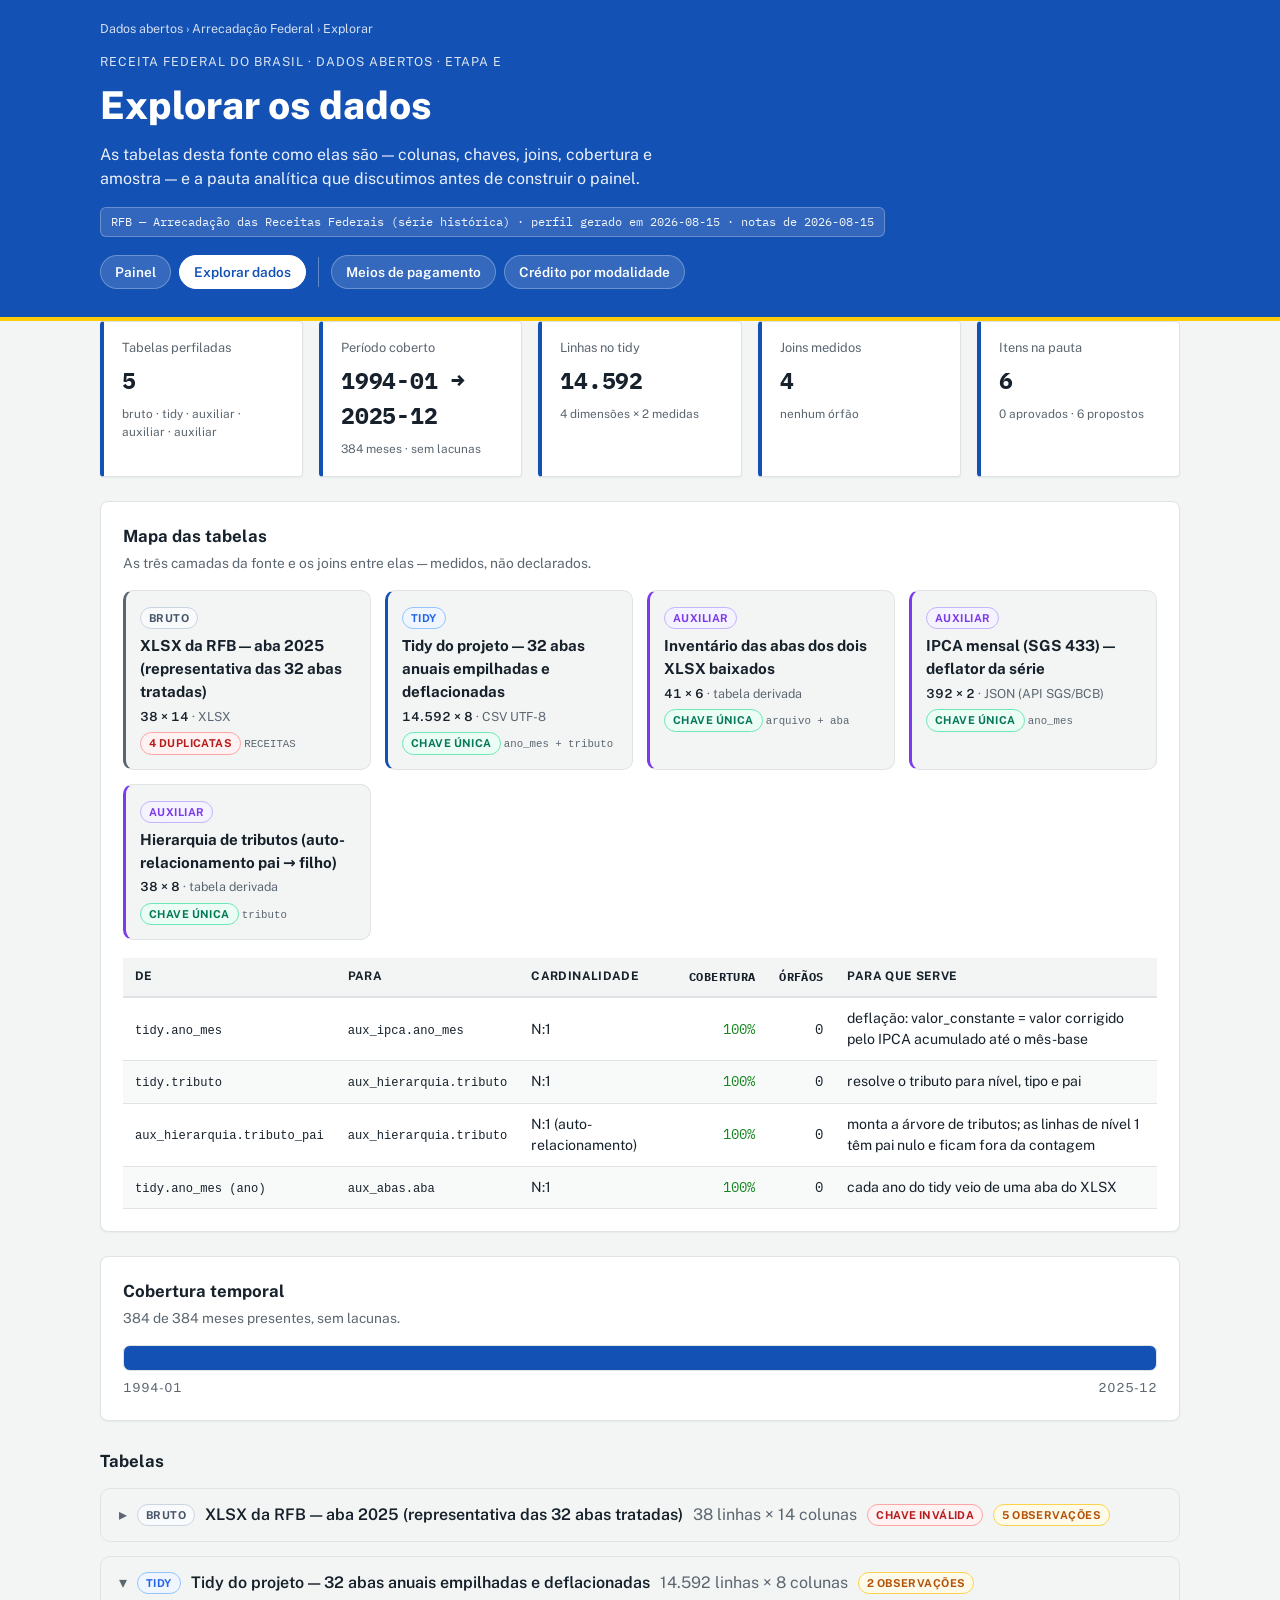
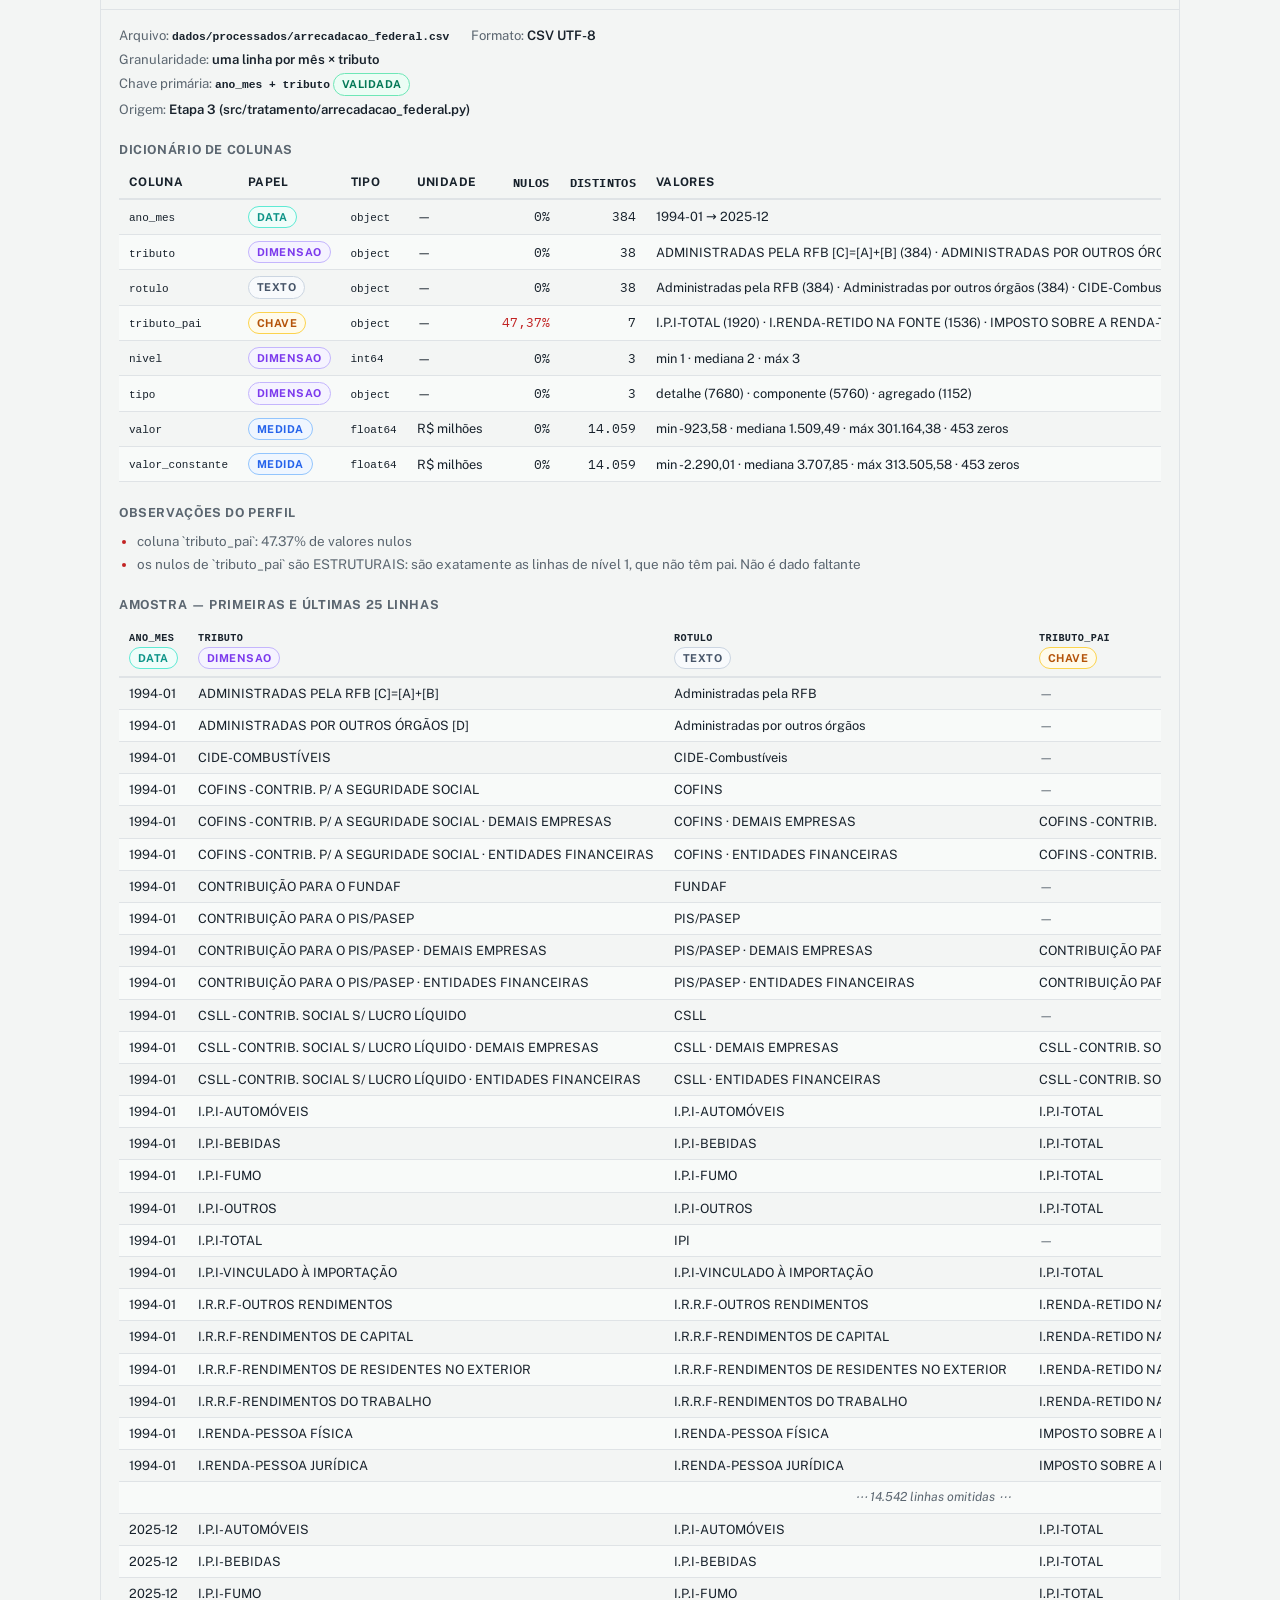
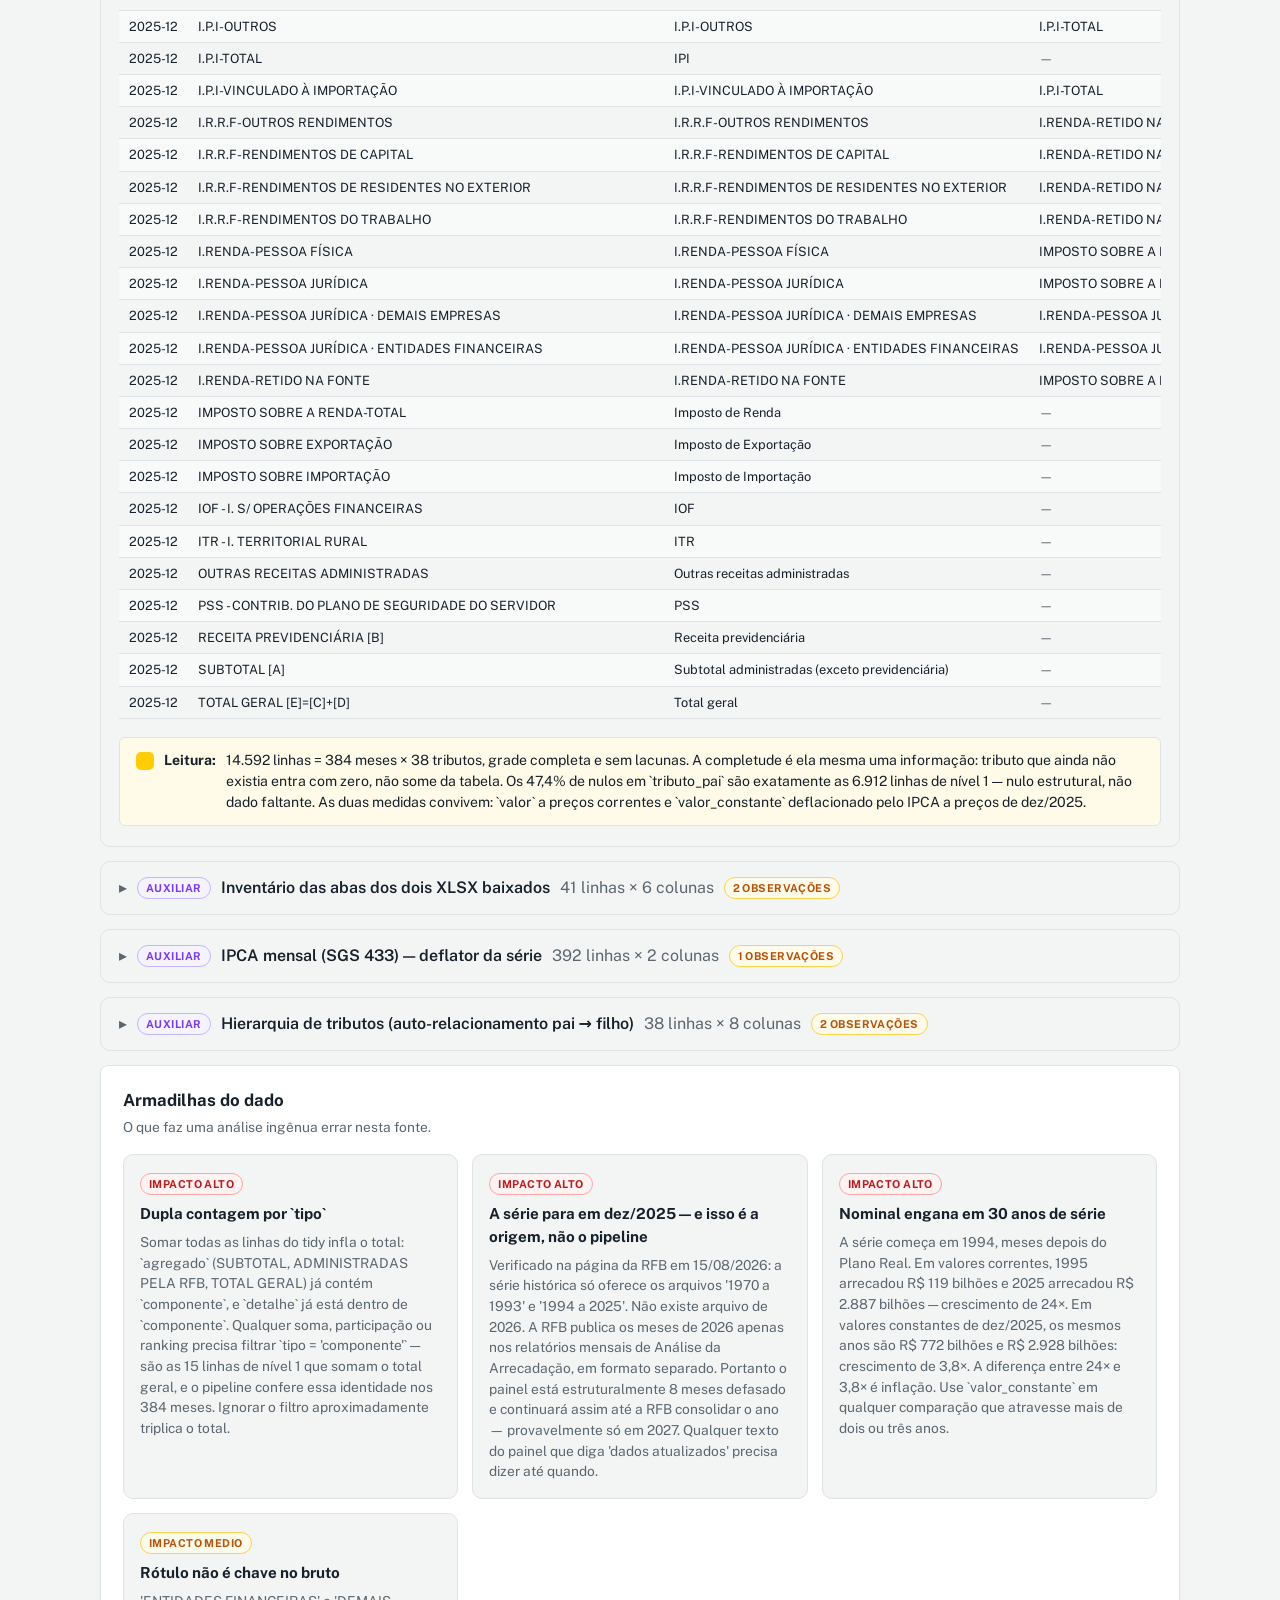
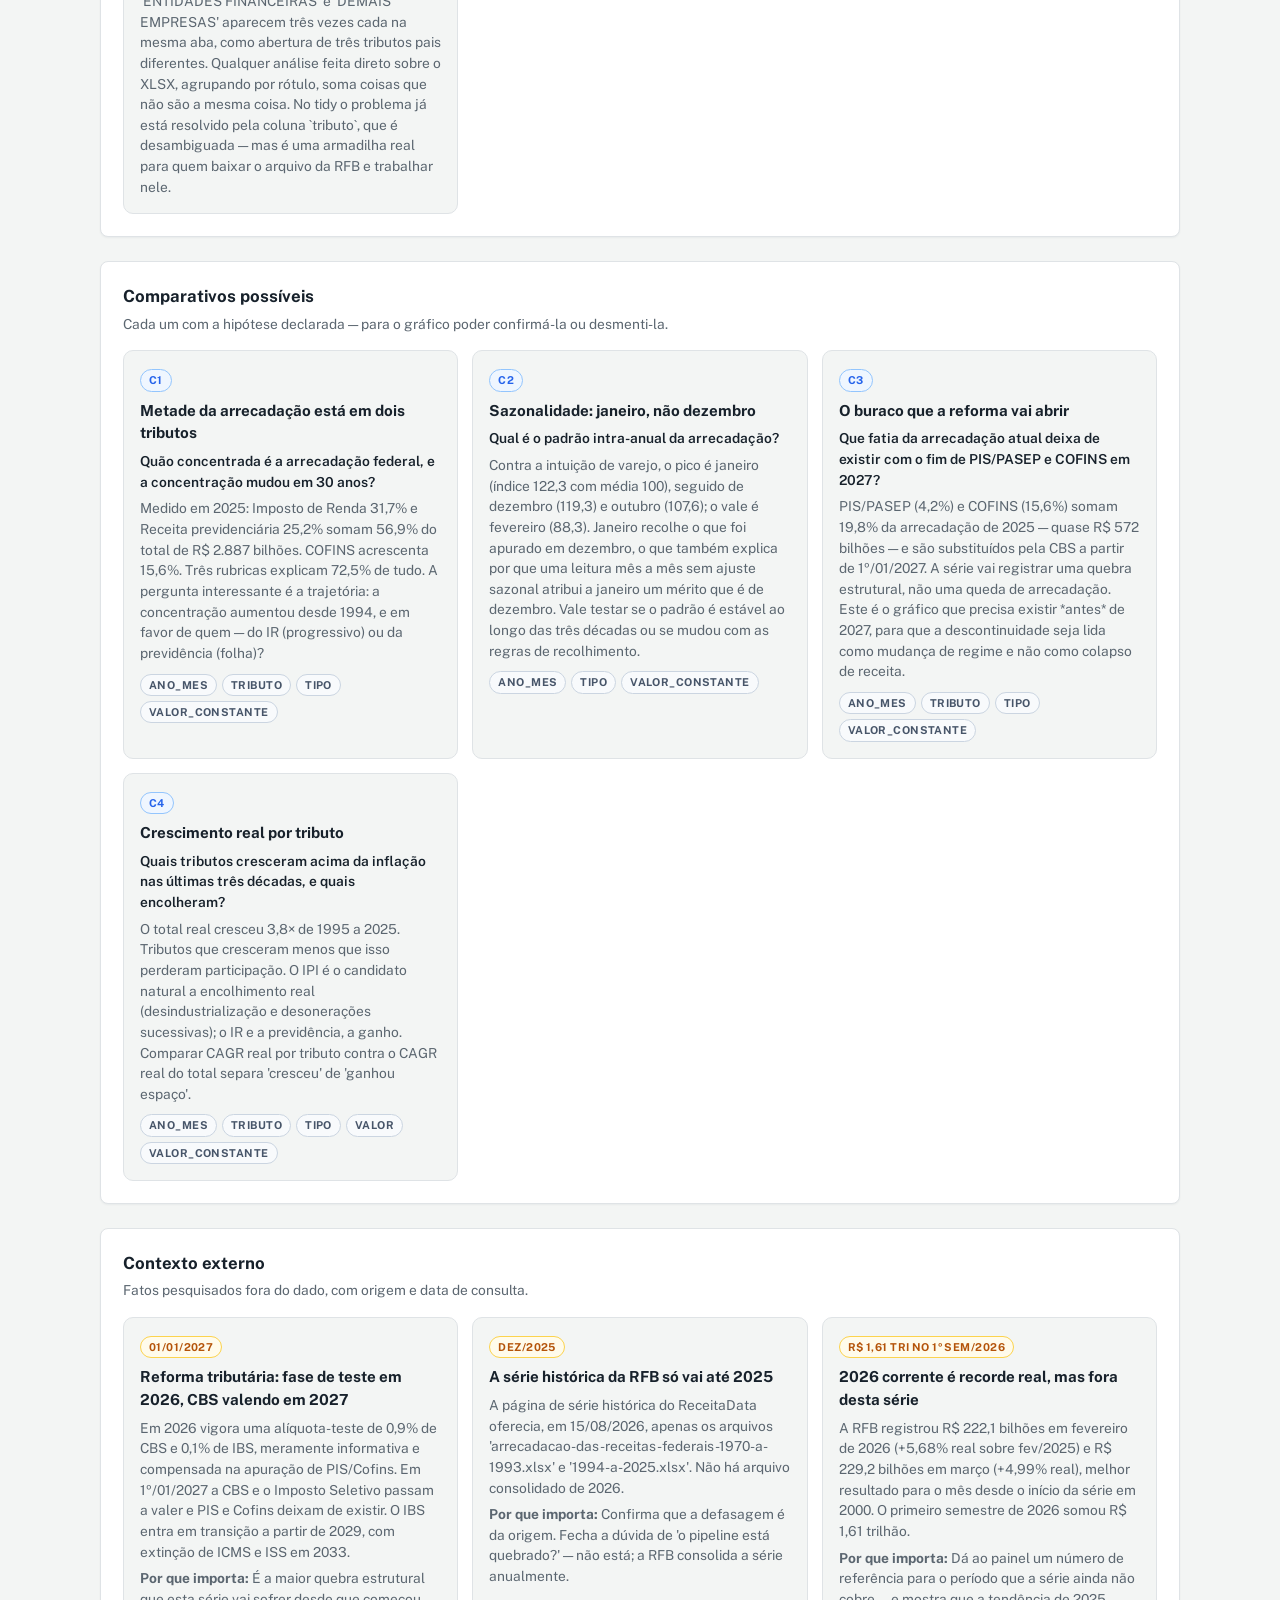
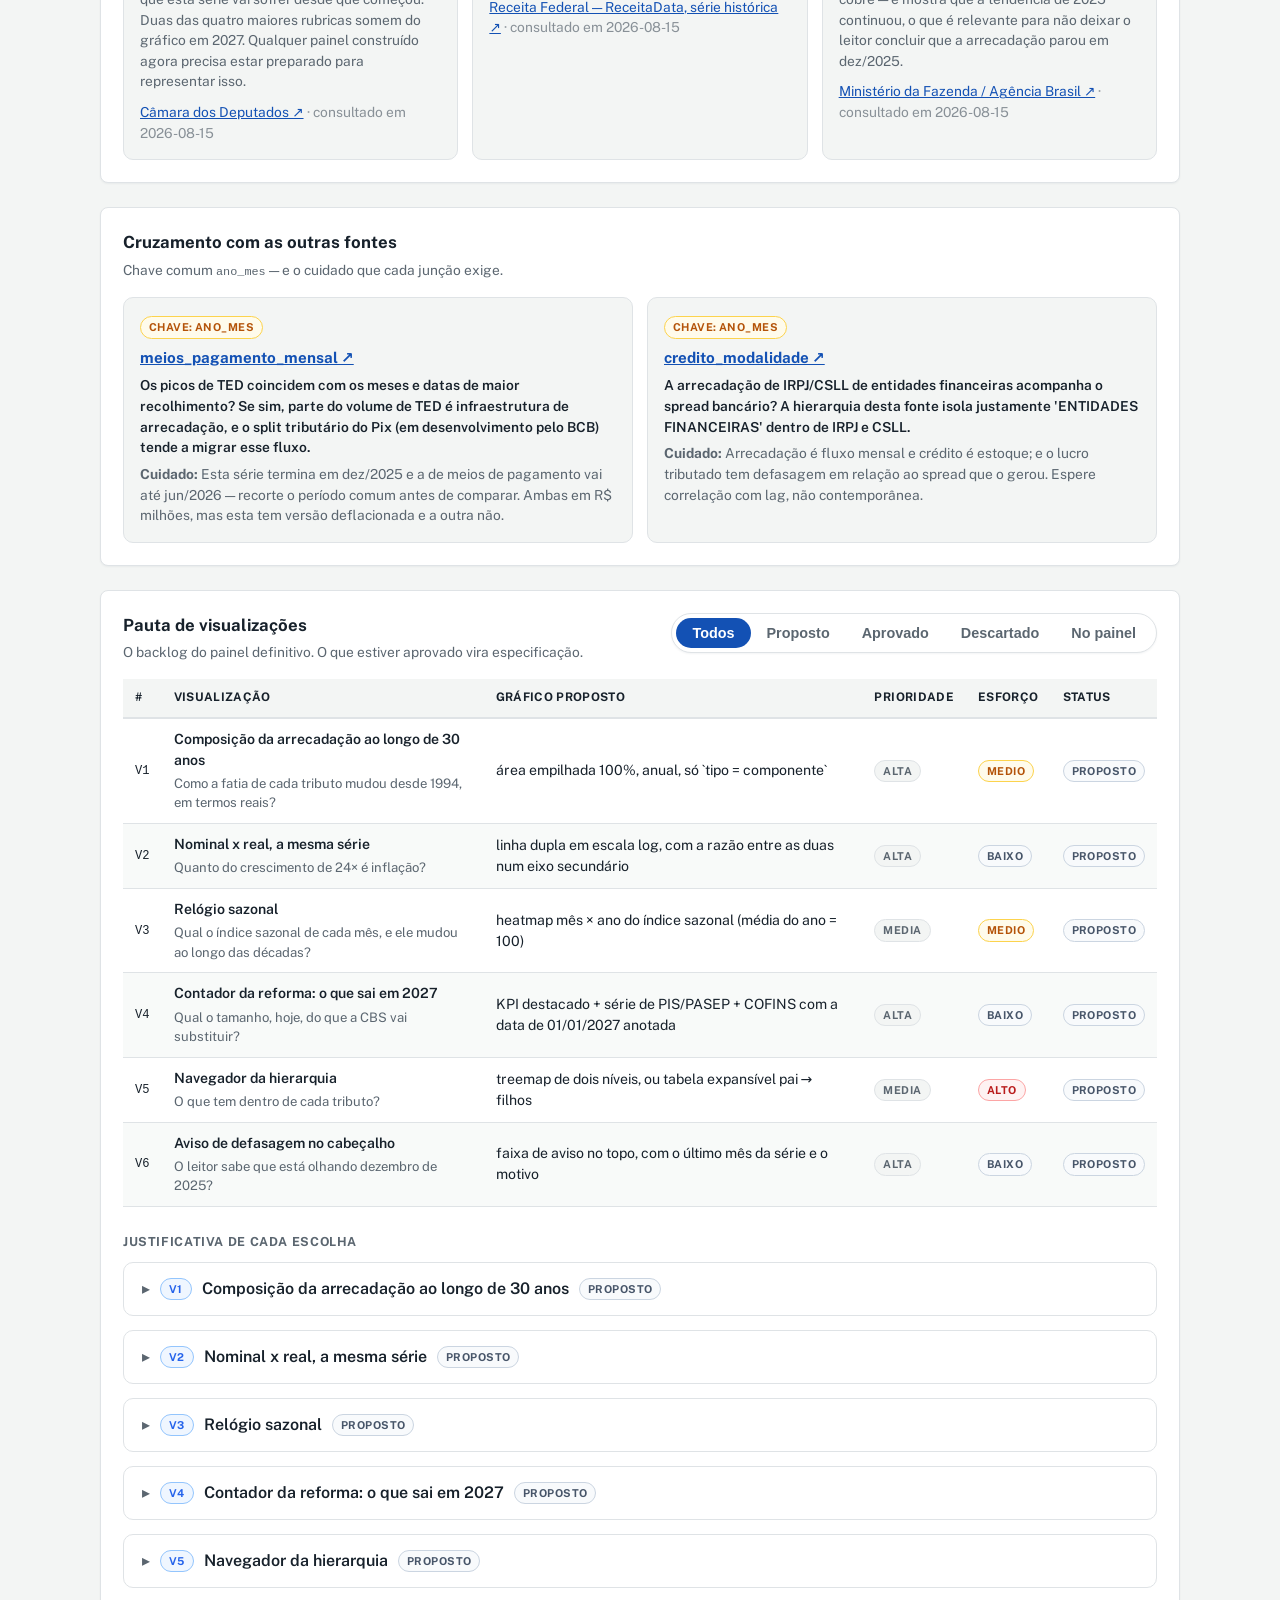
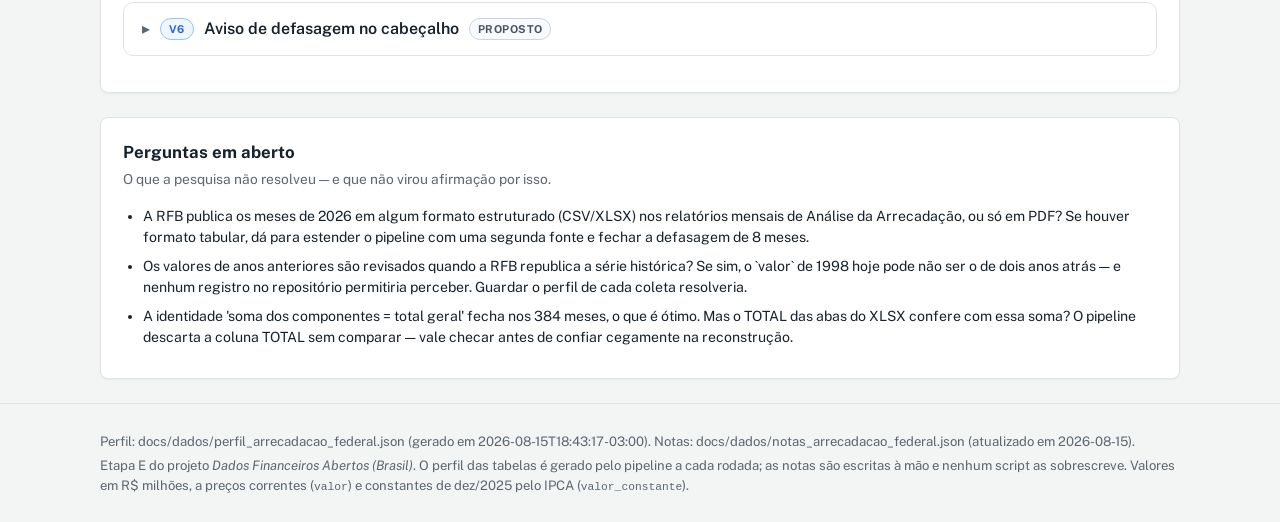
<file: docs/explorar.html>
<!DOCTYPE html>
<html lang="pt-BR">
<head>
  <meta charset="UTF-8" />
  <meta name="viewport" content="width=device-width, initial-scale=1.0" />
  <title>Arrecadação Federal — Explorar os dados</title>
  <link rel="stylesheet" href="css/estilo.css" />
  <link rel="preconnect" href="https://fonts.googleapis.com" />
  <link rel="preconnect" href="https://fonts.gstatic.com" crossorigin />
  <link rel="stylesheet" href="https://fonts.googleapis.com/css2?family=Public+Sans:wght@400;600;700;800&family=IBM+Plex+Mono:wght@400;600;700&display=swap" />
  <script data-goatcounter="https://gfvdata.goatcounter.com/count" async src="//gc.zgo.at/count.js"></script>
</head>
<body data-slug="arrecadacao_federal">
  <header class="cabecalho">
    <div class="conteiner">
      <p class="migalha">Dados abertos › Arrecadação Federal › Explorar</p>
      <p class="sobrelinha">Receita Federal do Brasil · Dados Abertos · Etapa E</p>
      <h1>Explorar os dados</h1>
      <p class="subtitulo">As tabelas desta fonte como elas são — colunas, chaves, joins,
        cobertura e amostra — e a pauta analítica que discutimos antes de construir o painel.</p>
      <p class="meta-info" id="meta-info">Carregando…</p>
      <nav class="nav-paineis" aria-label="Painéis do projeto">
        <a href="index.html">Painel</a>
        <a href="explorar.html" aria-current="page">Explorar dados</a>
        <span class="nav-sep"></span>
        <a href="https://meiospagamento.gfvdata.com/">Meios de pagamento</a>
        <a href="https://gfvdata-web.github.io/fonte-credito-modalidade/">Crédito por modalidade</a>
      </nav>
    </div>
  </header>

  <main class="conteiner">
    <div id="erro" hidden></div>

    <section class="kpis" id="resumo" aria-label="Resumo da fonte"></section>

    <section class="cartao" id="sec-mapa" hidden>
      <h2>Mapa das tabelas</h2>
      <p class="cartao-desc">As três camadas da fonte e os joins entre elas — medidos, não declarados.</p>
      <div class="mapa-tabelas" id="mapa"></div>
      <div class="tabela-wrap">
        <table class="tabela" id="tabela-relacionamentos">
          <thead>
            <tr>
              <th>De</th><th>Para</th><th>Cardinalidade</th>
              <th class="num">Cobertura</th><th class="num">Órfãos</th><th>Para que serve</th>
            </tr>
          </thead>
          <tbody></tbody>
        </table>
      </div>
    </section>

    <section class="cartao" id="sec-cobertura" hidden>
      <h2>Cobertura temporal</h2>
      <p class="cartao-desc" id="cobertura-desc"></p>
      <div class="barra-cobertura" id="barra-cobertura"></div>
      <div class="cobertura-extremos"><span id="cob-inicio"></span><span id="cob-fim"></span></div>
    </section>

    <section id="sec-tabelas">
      <h2 style="margin:28px 0 14px;font-size:1.05rem;">Tabelas</h2>
      <div id="tabelas"></div>
    </section>

    <section class="cartao" id="sec-armadilhas" hidden>
      <h2>Armadilhas do dado</h2>
      <p class="cartao-desc">O que faz uma análise ingênua errar nesta fonte.</p>
      <div class="grade-cartoes" id="armadilhas"></div>
    </section>

    <section class="cartao" id="sec-comparativos" hidden>
      <h2>Comparativos possíveis</h2>
      <p class="cartao-desc">Cada um com a hipótese declarada — para o gráfico poder confirmá-la ou desmenti-la.</p>
      <div class="grade-cartoes" id="comparativos"></div>
    </section>

    <section class="cartao" id="sec-contexto" hidden>
      <h2>Contexto externo</h2>
      <p class="cartao-desc">Fatos pesquisados fora do dado, com origem e data de consulta.</p>
      <div class="grade-cartoes" id="contexto"></div>
    </section>

    <section class="cartao" id="sec-cruzamentos" hidden>
      <h2>Cruzamento com as outras fontes</h2>
      <p class="cartao-desc">Chave comum <span class="mono">ano_mes</span> — e o cuidado que cada junção exige.</p>
      <div class="grade-cartoes" id="cruzamentos"></div>
    </section>

    <section class="cartao" id="sec-pauta" hidden>
      <div class="cartao-cabecalho">
        <div class="cartao-titulo">
          <h2>Pauta de visualizações</h2>
          <p class="cartao-desc">O backlog do painel definitivo. O que estiver aprovado vira especificação.</p>
        </div>
        <div class="alternador" id="filtro-pauta" role="tablist" aria-label="Filtrar por status">
          <button class="alt-btn ativo" data-status="todos" role="tab">Todos</button>
          <button class="alt-btn" data-status="proposto" role="tab">Proposto</button>
          <button class="alt-btn" data-status="aprovado" role="tab">Aprovado</button>
          <button class="alt-btn" data-status="descartado" role="tab">Descartado</button>
          <button class="alt-btn" data-status="no_painel" role="tab">No painel</button>
        </div>
      </div>
      <div class="tabela-wrap">
        <table class="tabela" id="tabela-pauta">
          <thead>
            <tr>
              <th>#</th><th>Visualização</th><th>Gráfico proposto</th>
              <th>Prioridade</th><th>Esforço</th><th>Status</th>
            </tr>
          </thead>
          <tbody></tbody>
        </table>
      </div>
      <div id="pauta-justificativas"></div>
    </section>

    <section class="cartao" id="sec-perguntas" hidden>
      <h2>Perguntas em aberto</h2>
      <p class="cartao-desc">O que a pesquisa não resolveu — e que não virou afirmação por isso.</p>
      <ul class="lista-simples" id="perguntas"></ul>
    </section>
  </main>

  <footer class="rodape">
    <div class="conteiner">
      <p id="rodape-perfil"></p>
      <p class="rodape-obs">Etapa E do projeto <em>Dados Financeiros Abertos (Brasil)</em>.
        O perfil das tabelas é gerado pelo pipeline a cada rodada; as notas são escritas à mão e
        nenhum script as sobrescreve. Valores em R$ milhões, a preços correntes (<span class="mono">valor</span>) e constantes de dez/2025 pelo IPCA (<span class="mono">valor_constante</span>).</p>
    </div>
  </footer>

  <script src="js/explorar.js"></script>
</body>
</html>
</file>
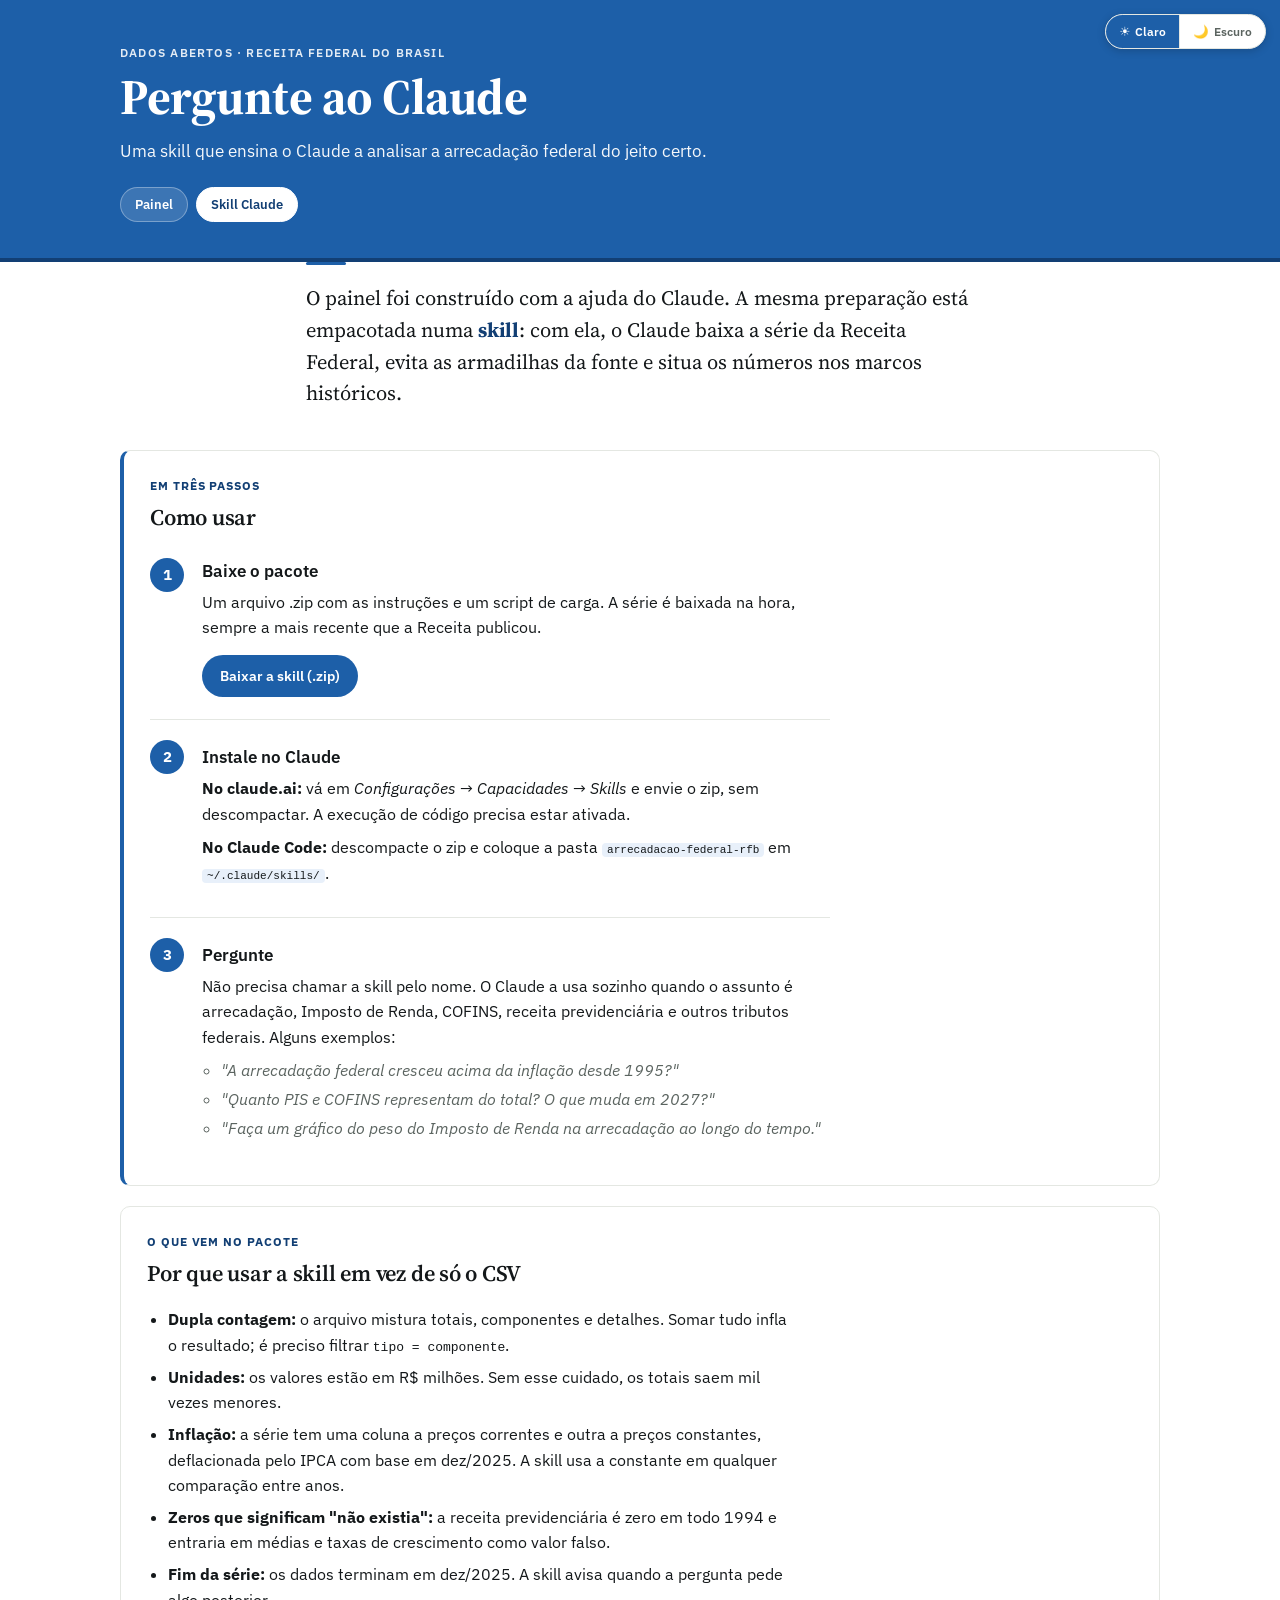
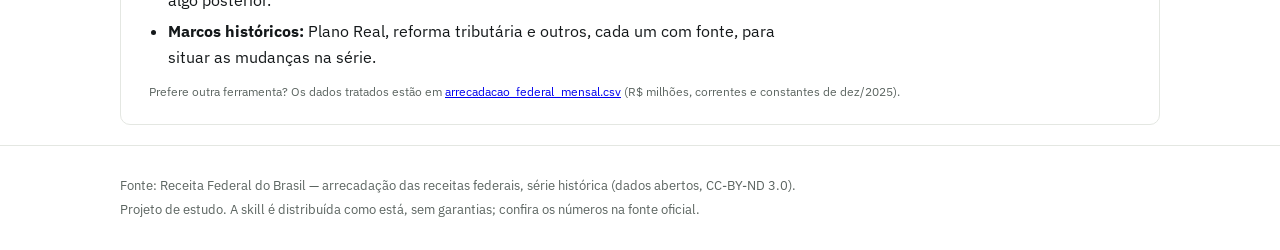
<file: docs/skill.html>
<!DOCTYPE html>
<html lang="pt-BR">
<head>
  <meta charset="UTF-8" />
  <meta name="viewport" content="width=device-width, initial-scale=1.0" />
  <title>Skill Claude · Quanto o Brasil arrecada</title>
  <link rel="preconnect" href="https://fonts.googleapis.com" />
  <link rel="preconnect" href="https://fonts.gstatic.com" crossorigin />
  <link href="https://fonts.googleapis.com/css2?family=Source+Serif+4:opsz,wght@8..60,400;8..60,600;8..60,700&family=IBM+Plex+Sans:wght@400;500;600;700&display=swap" rel="stylesheet" />
  <link rel="stylesheet" href="css/estilo-v2.css" />
  <script>try{var t=localStorage.getItem("tema-v2");if(t==="dark"||t==="light")document.documentElement.setAttribute("data-theme",t);}catch(e){}</script>
  <script>window.goatcounter = { path: (p) => "/fonte-arrecadacao-federal" + p };</script>
  <script data-goatcounter="https://gfvdata.goatcounter.com/count" async src="//gc.zgo.at/count.js"></script>
</head>
<body>
  <div class="tema-switch-v2" id="tema-switch-v2" role="group" aria-label="Tema da página">
    <button type="button" class="tema-switch-v2__btn" data-tema="light" aria-pressed="false">
      <span aria-hidden="true">☀️</span><span class="tema-switch-v2__label">Claro</span>
    </button>
    <button type="button" class="tema-switch-v2__btn" data-tema="dark" aria-pressed="false">
      <span aria-hidden="true">🌙</span><span class="tema-switch-v2__label">Escuro</span>
    </button>
  </div>

  <header class="cabecalho-v2">
    <div class="conteiner">
      <p class="sobrelinha">Dados Abertos · Receita Federal do Brasil</p>
      <h1>Pergunte ao Claude</h1>
      <p class="subtitulo">Uma skill que ensina o Claude a analisar a arrecadação federal do jeito certo.</p>
      <nav class="nav-paineis" aria-label="Páginas do projeto">
        <a href="index.html">Painel</a>
        <a href="skill.html" aria-current="page">Skill Claude</a>
      </nav>
    </div>
  </header>

  <main class="conteiner">

    <section class="narrativa narrativa-abertura">
      <p>O painel foi construído com a ajuda do Claude. A mesma preparação está empacotada numa <strong>skill</strong>: com ela, o Claude baixa a série da Receita Federal, evita as armadilhas da fonte e situa os números nos marcos históricos.</p>
    </section>

    <article class="cartao-v2 cartao-ia">
      <p class="rotulo-secao">Em três passos</p>
      <h2>Como usar</h2>

      <ol class="passos-skill">
        <li>
          <h3>Baixe o pacote</h3>
          <p>Um arquivo .zip com as instruções e um script de carga. A série é baixada na hora, sempre a mais recente que a Receita publicou.</p>
          <a class="botao-download" href="skill/arrecadacao-federal-rfb.zip" download>Baixar a skill (.zip)</a>
        </li>
        <li>
          <h3>Instale no Claude</h3>
          <p><strong>No claude.ai:</strong> vá em <em>Configurações → Capacidades → Skills</em> e envie o zip, sem descompactar. A execução de código precisa estar ativada.</p>
          <p><strong>No Claude Code:</strong> descompacte o zip e coloque a pasta <code>arrecadacao-federal-rfb</code> em <code>~/.claude/skills/</code>.</p>
        </li>
        <li>
          <h3>Pergunte</h3>
          <p>Não precisa chamar a skill pelo nome. O Claude a usa sozinho quando o assunto é arrecadação, Imposto de Renda, COFINS, receita previdenciária e outros tributos federais. Alguns exemplos:</p>
          <ul class="exemplos-skill">
            <li>"A arrecadação federal cresceu acima da inflação desde 1995?"</li>
            <li>"Quanto PIS e COFINS representam do total? O que muda em 2027?"</li>
            <li>"Faça um gráfico do peso do Imposto de Renda na arrecadação ao longo do tempo."</li>
          </ul>
        </li>
      </ol>
    </article>

    <article class="cartao-v2">
      <p class="rotulo-secao">O que vem no pacote</p>
      <h2>Por que usar a skill em vez de só o CSV</h2>
      <ul class="passos-ia">
        <li><strong>Dupla contagem:</strong> o arquivo mistura totais, componentes e detalhes. Somar tudo infla o resultado; é preciso filtrar <code>tipo = componente</code>.</li>
        <li><strong>Unidades:</strong> os valores estão em R$ milhões. Sem esse cuidado, os totais saem mil vezes menores.</li>
        <li><strong>Inflação:</strong> a série tem uma coluna a preços correntes e outra a preços constantes, deflacionada pelo IPCA com base em dez/2025. A skill usa a constante em qualquer comparação entre anos.</li>
        <li><strong>Zeros que significam "não existia":</strong> a receita previdenciária é zero em todo 1994 e entraria em médias e taxas de crescimento como valor falso.</li>
        <li><strong>Fim da série:</strong> os dados terminam em dez/2025. A skill avisa quando a pergunta pede algo posterior.</li>
        <li><strong>Marcos históricos:</strong> Plano Real, reforma tributária e outros, cada um com fonte, para situar as mudanças na série.</li>
      </ul>
      <p class="legenda-nota">Prefere outra ferramenta? Os dados tratados estão em <a href="dados/arrecadacao_federal_mensal.csv" download>arrecadacao_federal_mensal.csv</a> (R$ milhões, correntes e constantes de dez/2025).</p>
    </article>

  </main>

  <footer class="rodape-v2">
    <div class="conteiner">
      <p>Fonte: Receita Federal do Brasil — arrecadação das receitas federais, série histórica (dados abertos, CC-BY-ND 3.0).</p>
      <p class="rodape-obs">Projeto de estudo. A skill é distribuída como está, sem garantias; confira os números na fonte oficial.</p>
    </div>
  </footer>

  <script>
    (function () {
      var raiz = document.documentElement;
      var midia = window.matchMedia("(prefers-color-scheme: dark)");
      function efetivo() {
        var attr = raiz.getAttribute("data-theme");
        return attr === "dark" || attr === "light" ? attr : (midia.matches ? "dark" : "light");
      }
      function sincronizar() {
        var tema = efetivo();
        document.querySelectorAll("#tema-switch-v2 .tema-switch-v2__btn").forEach(function (botao) {
          var ativo = botao.dataset.tema === tema;
          botao.classList.toggle("tema-switch-v2__btn--ativo", ativo);
          botao.setAttribute("aria-pressed", ativo ? "true" : "false");
        });
      }
      document.querySelectorAll("#tema-switch-v2 .tema-switch-v2__btn").forEach(function (botao) {
        botao.addEventListener("click", function () {
          raiz.setAttribute("data-theme", botao.dataset.tema);
          try { localStorage.setItem("tema-v2", botao.dataset.tema); } catch (e) { /* storage bloqueado */ }
          sincronizar();
        });
      });
      midia.addEventListener("change", function () { if (!raiz.getAttribute("data-theme")) sincronizar(); });
      sincronizar();
    })();
  </script>
</body>
</html>
</file>
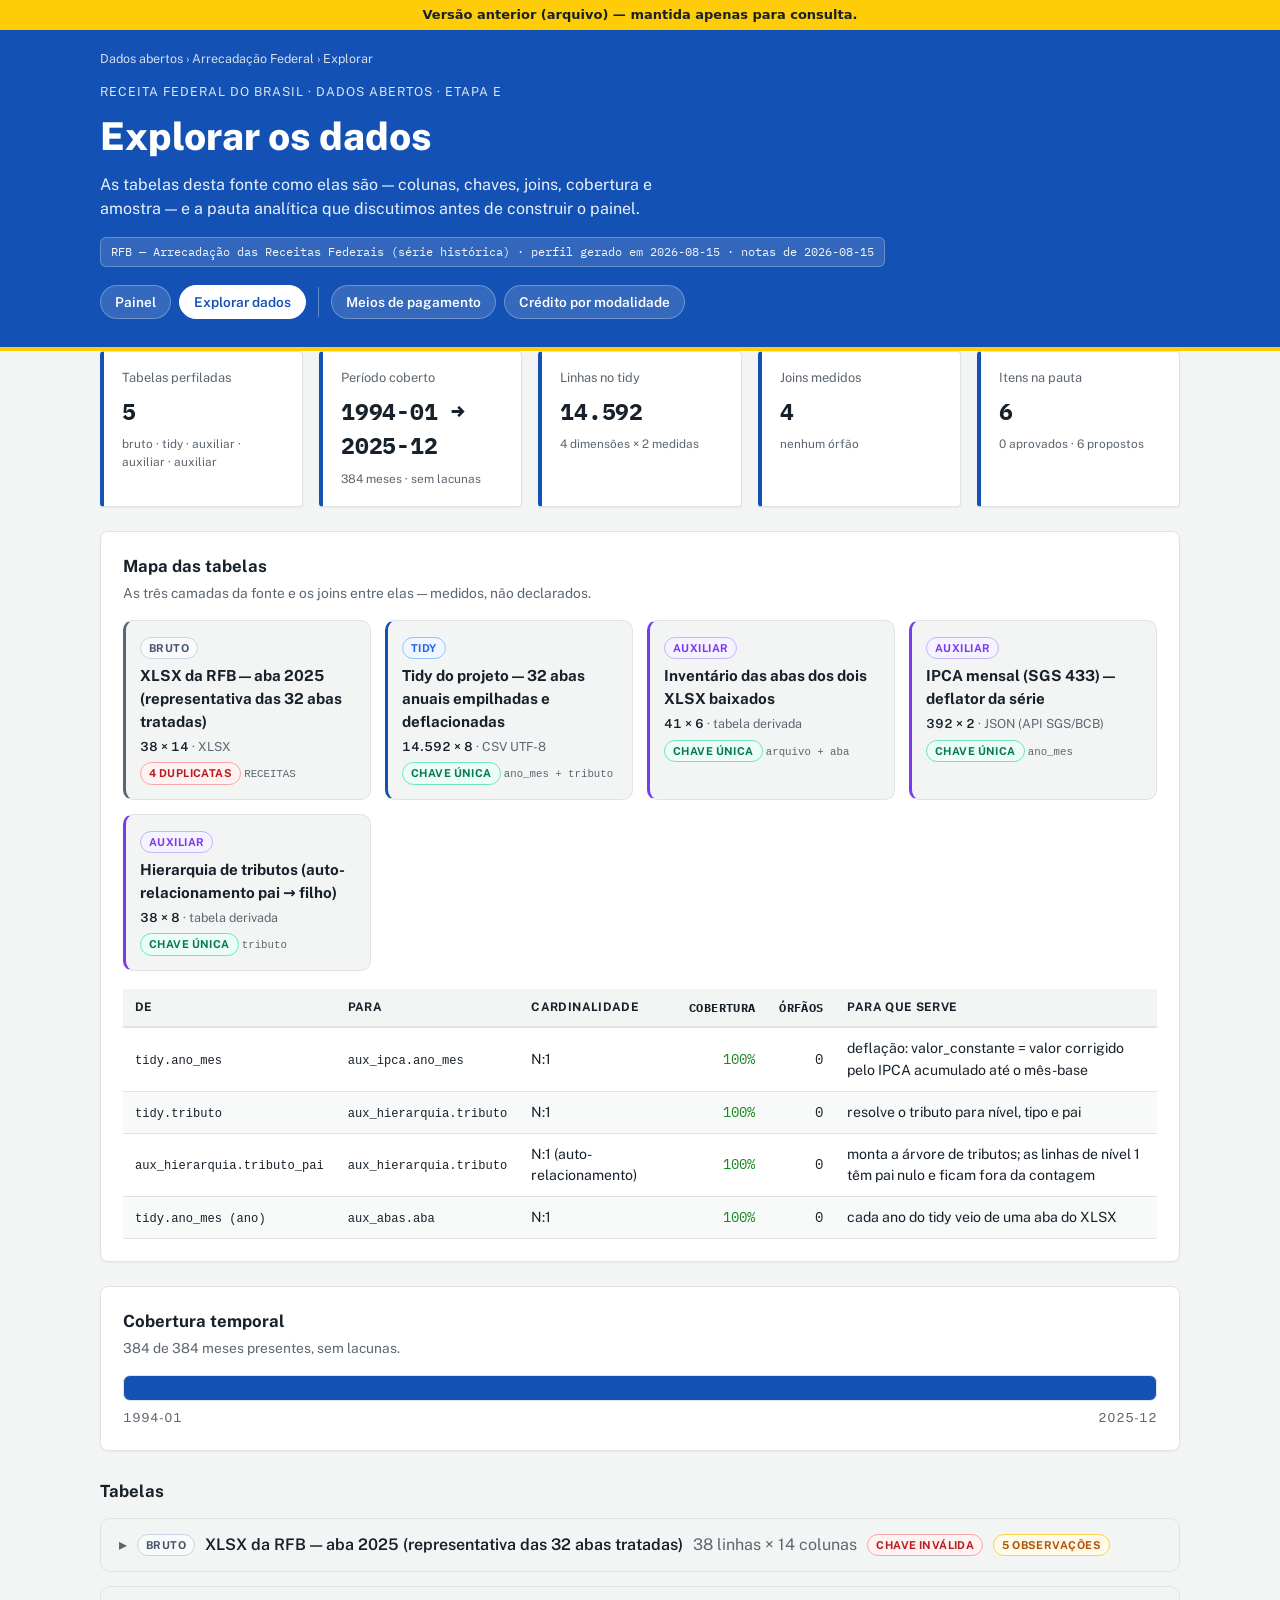
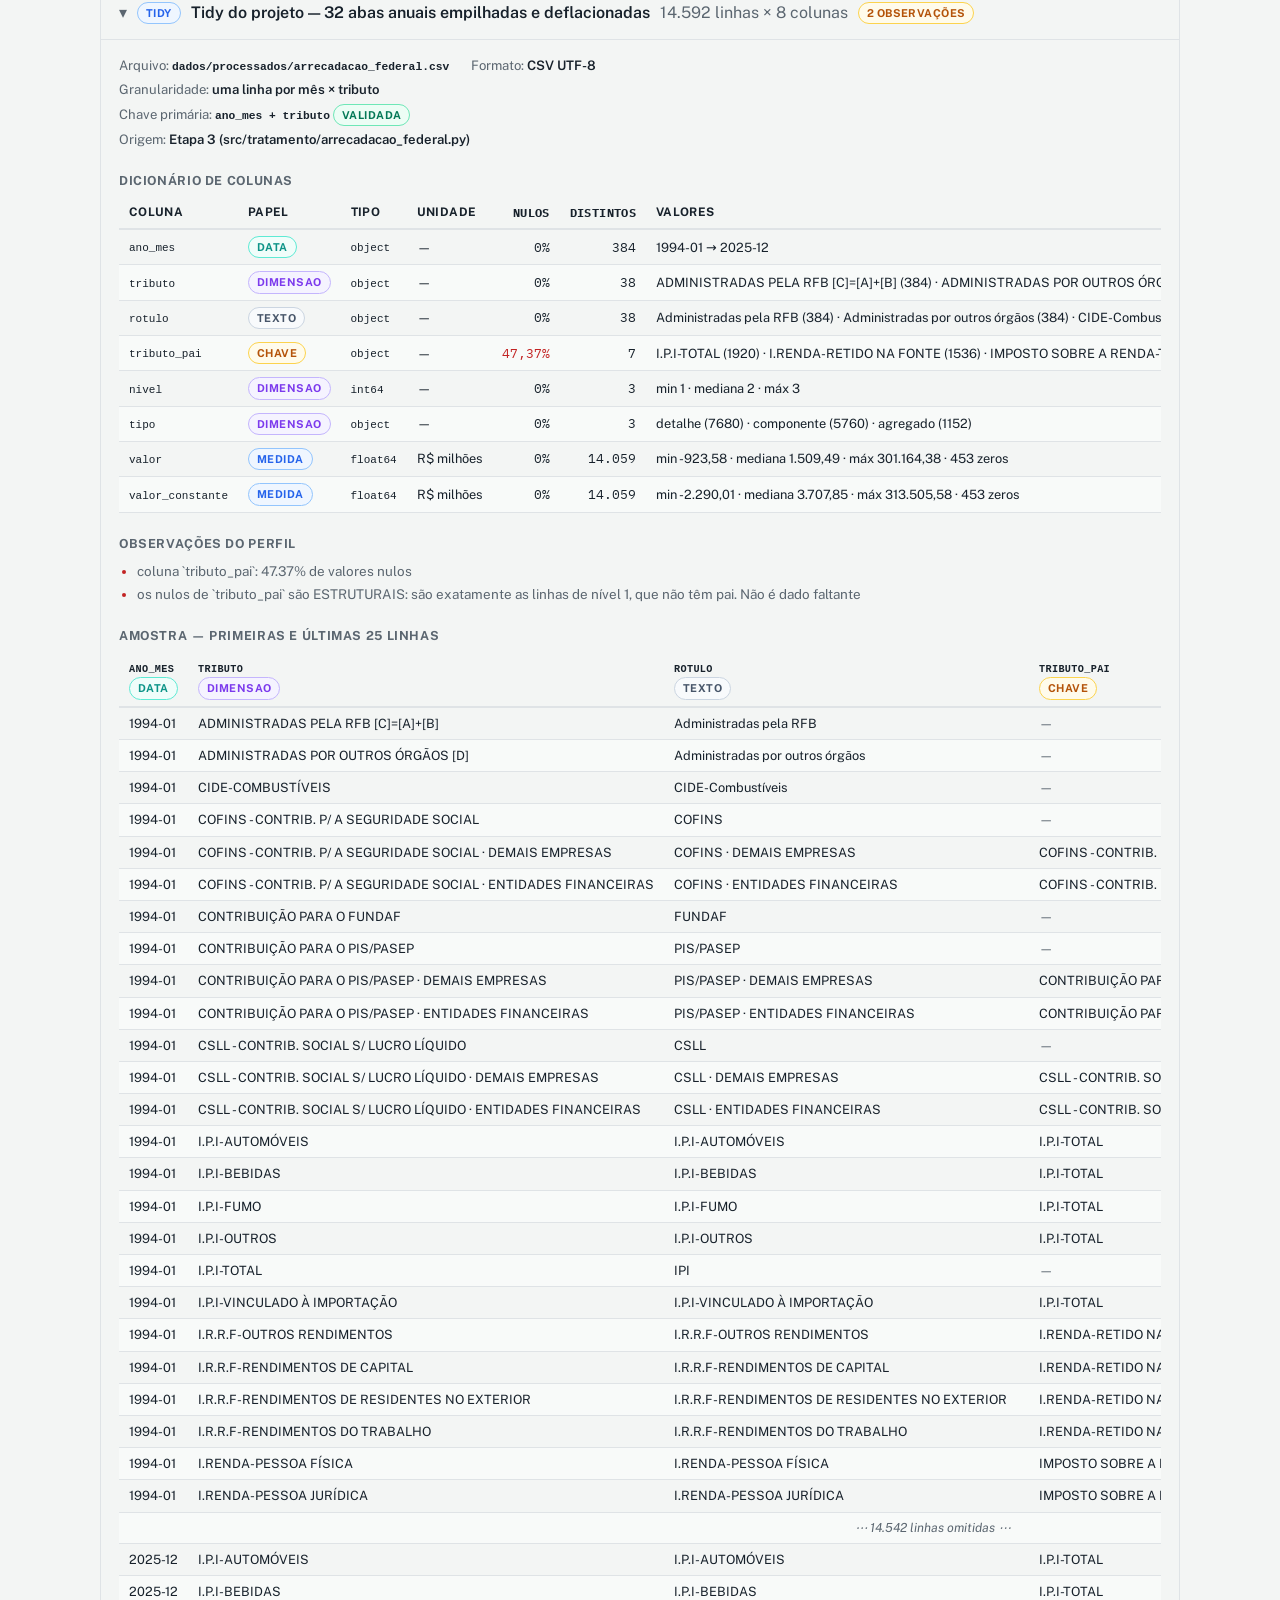
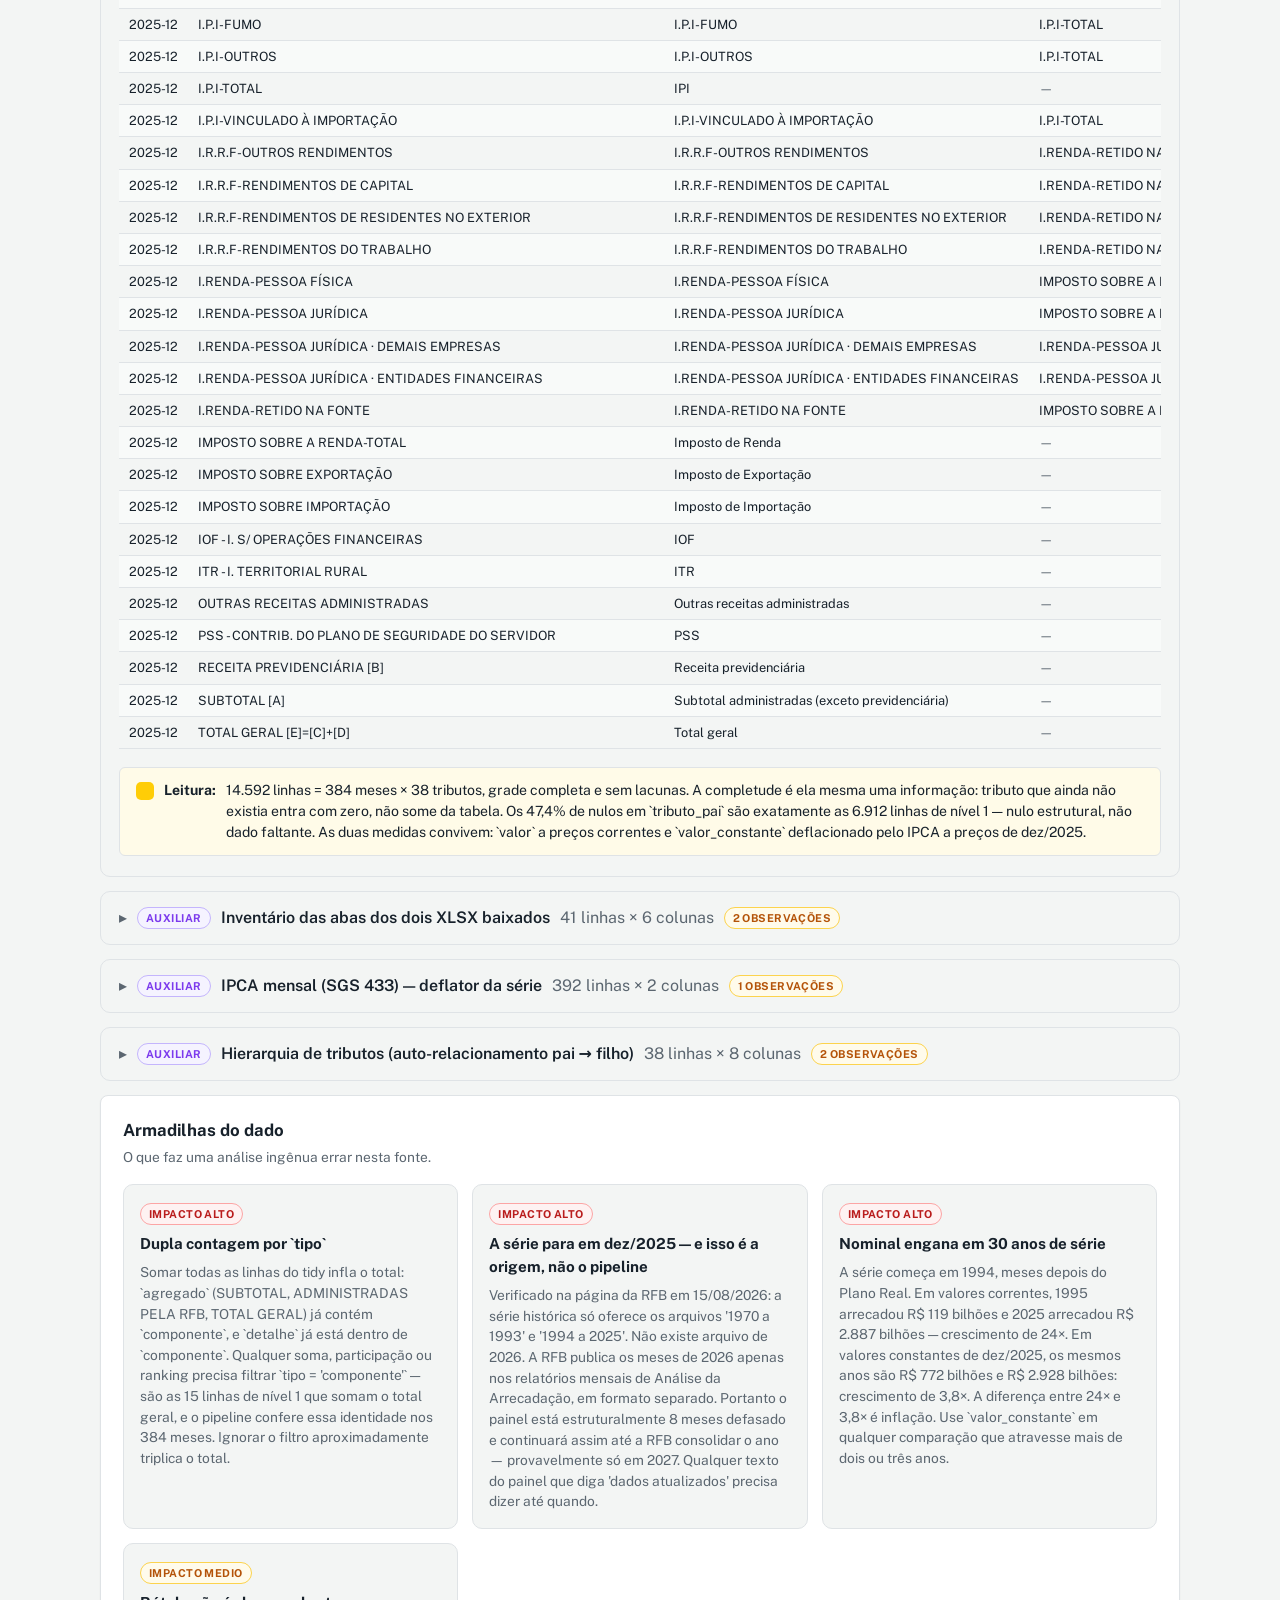
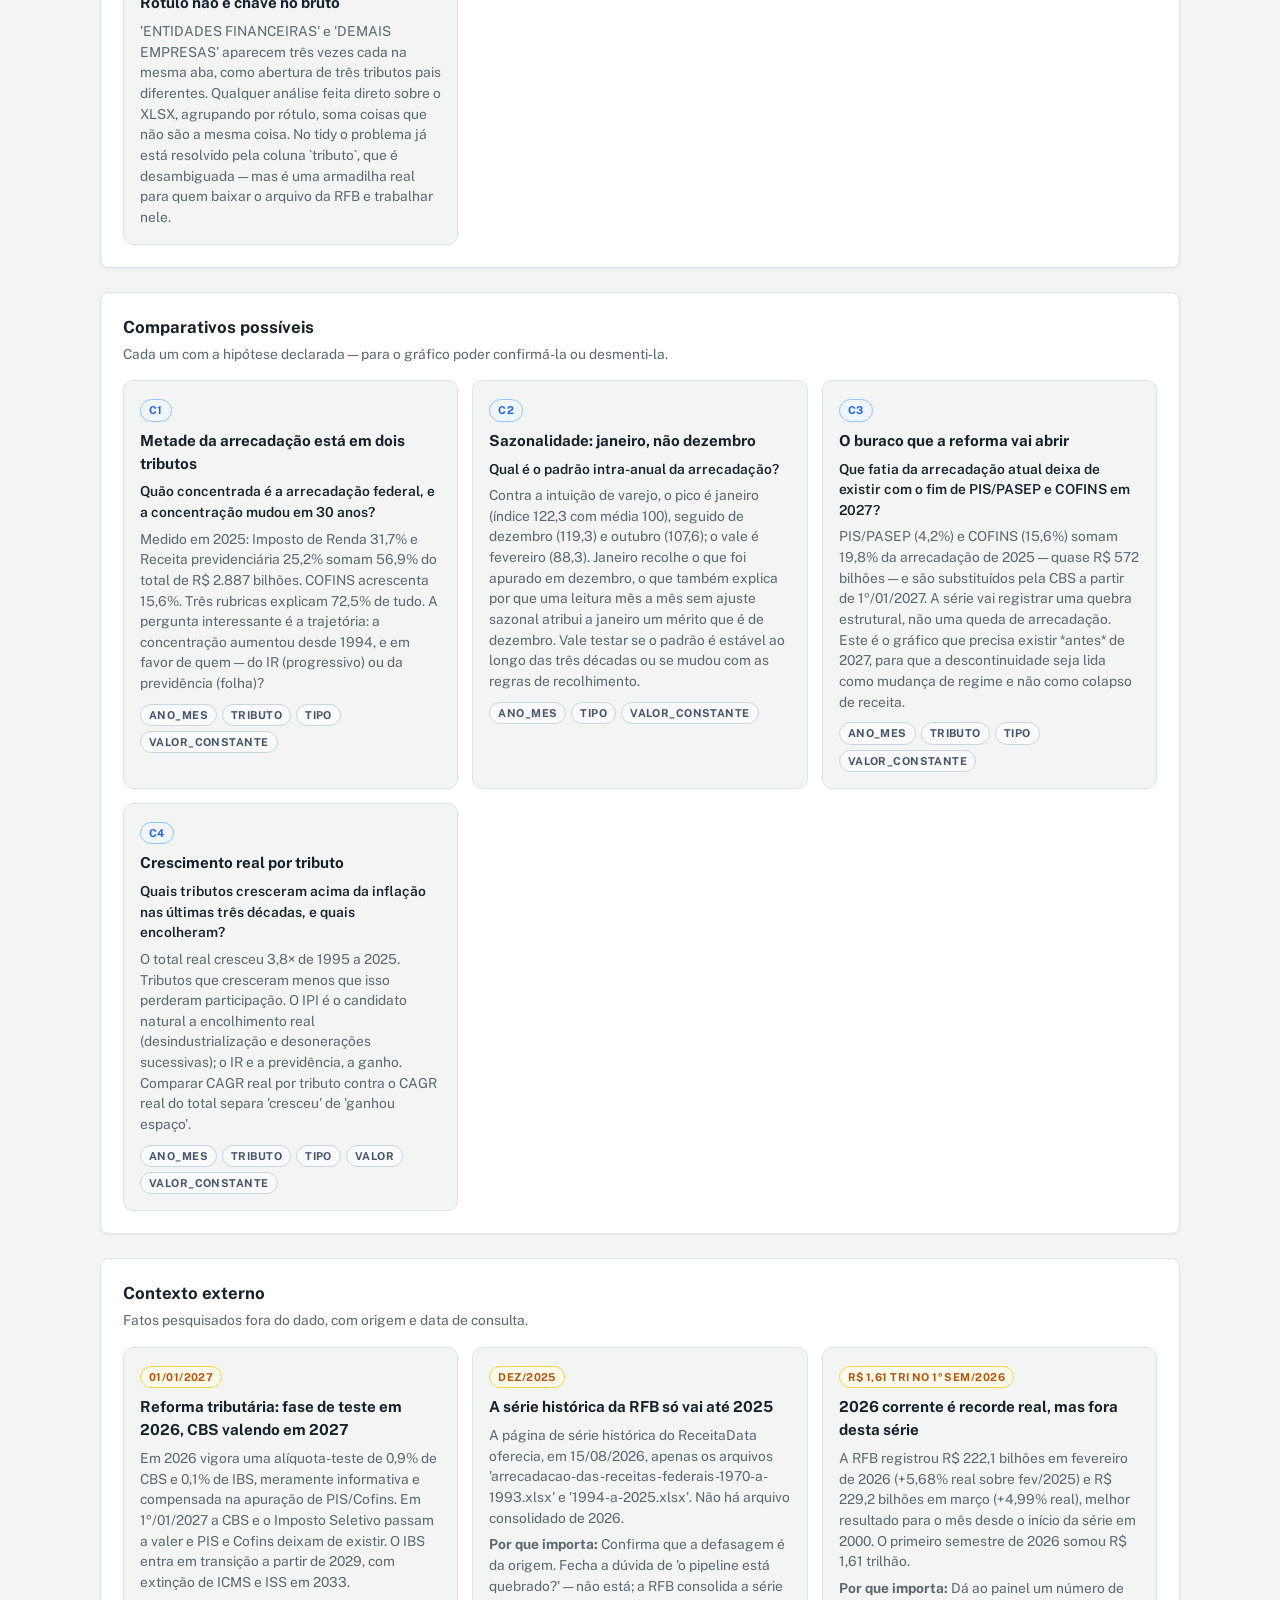
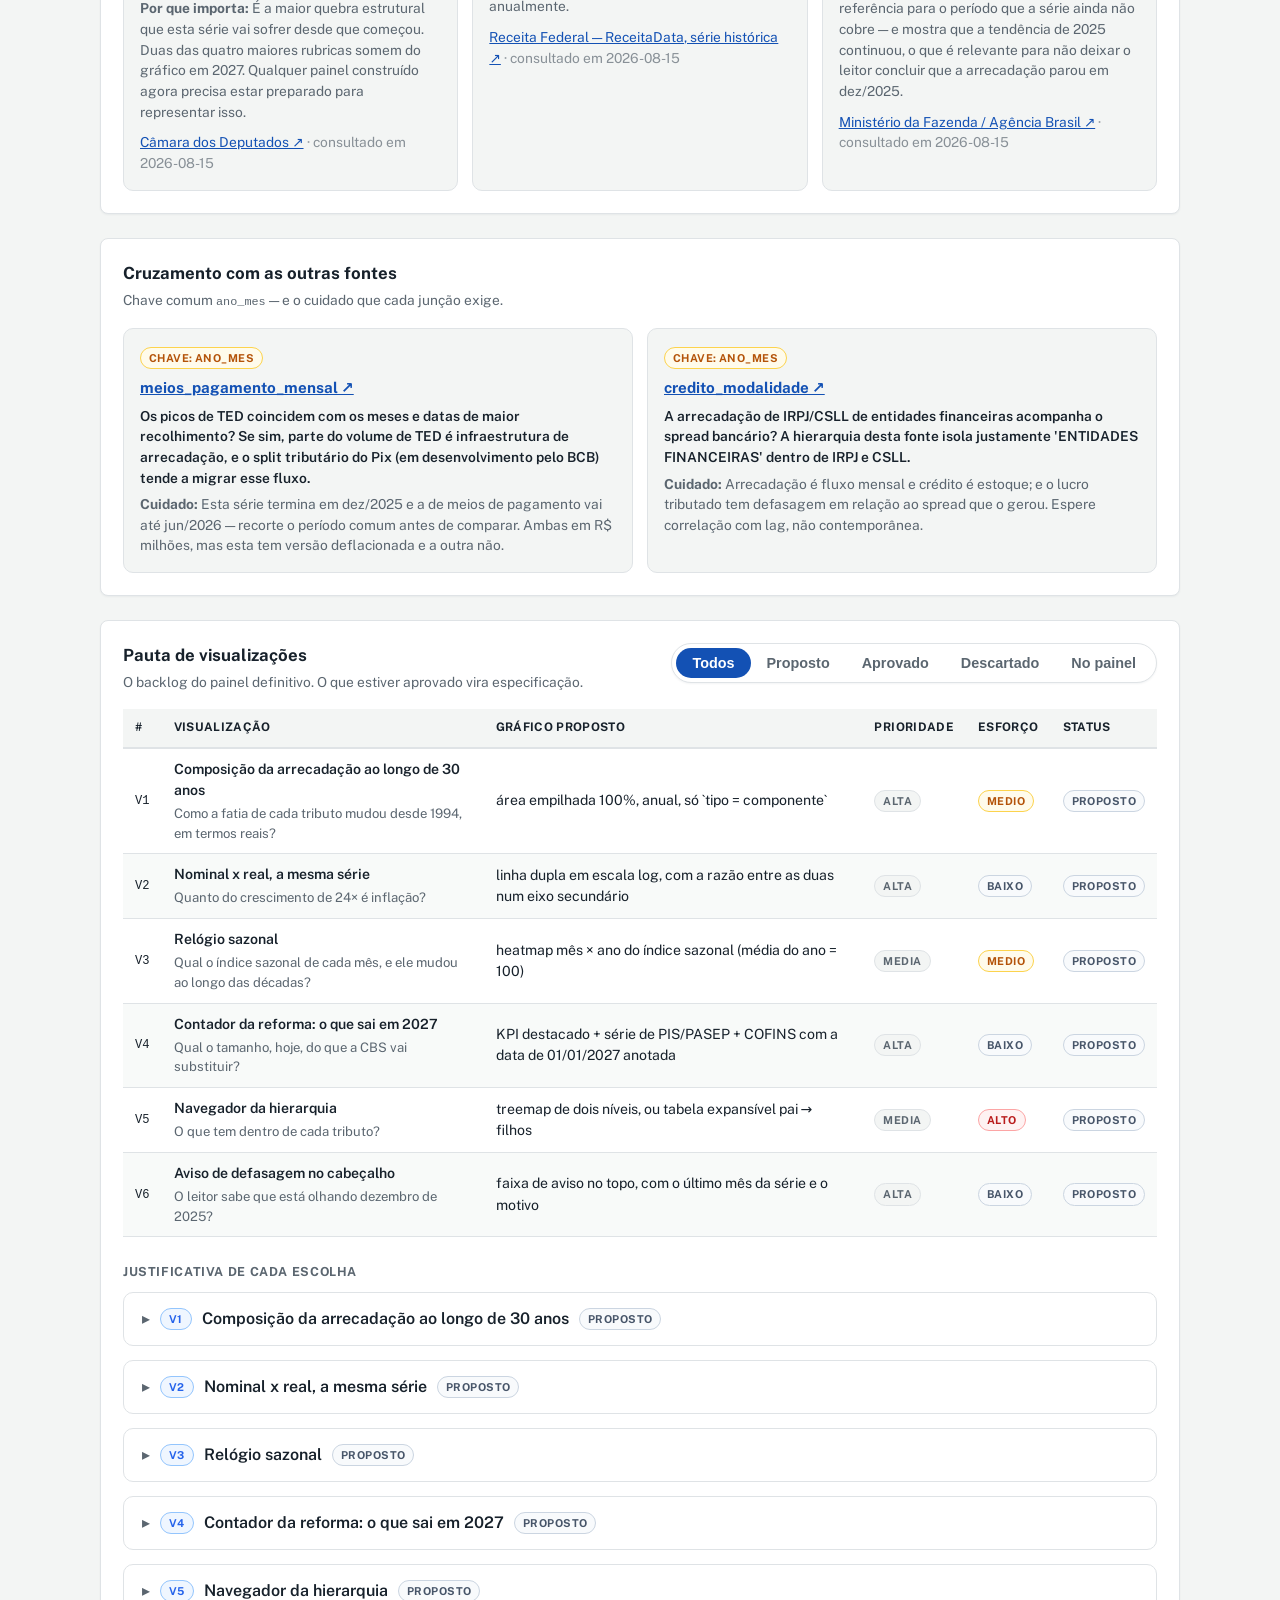
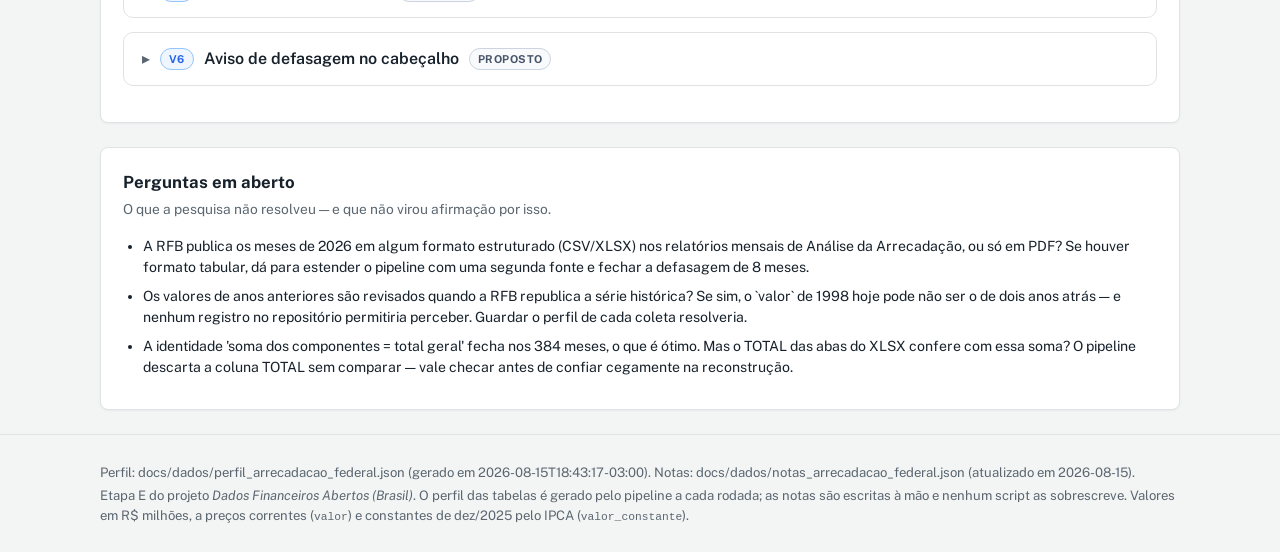
<file: docs/v1/explorar.html>
<!DOCTYPE html>
<html lang="pt-BR">
<head>
  <meta charset="UTF-8" />
  <meta name="robots" content="noindex" />
  <meta name="viewport" content="width=device-width, initial-scale=1.0" />
  <title>Arrecadação Federal — Explorar os dados</title>
  <link rel="stylesheet" href="css/estilo.css" />
  <link rel="preconnect" href="https://fonts.googleapis.com" />
  <link rel="preconnect" href="https://fonts.gstatic.com" crossorigin />
  <link rel="stylesheet" href="https://fonts.googleapis.com/css2?family=Public+Sans:wght@400;600;700;800&family=IBM+Plex+Mono:wght@400;600;700&display=swap" />
  <script>window.goatcounter = { path: (p) => "/fonte-arrecadacao-federal" + p };</script>
  <script data-goatcounter="https://gfvdata.goatcounter.com/count" async src="//gc.zgo.at/count.js"></script>
</head>
<body data-slug="arrecadacao_federal">
  <p class="faixa-arquivo" style="margin:0;padding:6px 16px;background:#ffcd07;color:#17212b;font:600 13px/1.4 system-ui,sans-serif;text-align:center">Versão anterior (arquivo) — mantida apenas para consulta.</p>
  <header class="cabecalho">
    <div class="conteiner">
      <p class="migalha">Dados abertos › Arrecadação Federal › Explorar</p>
      <p class="sobrelinha">Receita Federal do Brasil · Dados Abertos · Etapa E</p>
      <h1>Explorar os dados</h1>
      <p class="subtitulo">As tabelas desta fonte como elas são — colunas, chaves, joins,
        cobertura e amostra — e a pauta analítica que discutimos antes de construir o painel.</p>
      <p class="meta-info" id="meta-info">Carregando…</p>
      <nav class="nav-paineis" aria-label="Painéis do projeto">
        <a href="index.html">Painel</a>
        <a href="explorar.html" aria-current="page">Explorar dados</a>
        <span class="nav-sep"></span>
        <a href="https://meiospagamento.gfvdata.com/">Meios de pagamento</a>
        <a href="https://creditomodalidade.gfvdata.com/">Crédito por modalidade</a>
      </nav>
    </div>
  </header>

  <main class="conteiner">
    <div id="erro" hidden></div>

    <section class="kpis" id="resumo" aria-label="Resumo da fonte"></section>

    <section class="cartao" id="sec-mapa" hidden>
      <h2>Mapa das tabelas</h2>
      <p class="cartao-desc">As três camadas da fonte e os joins entre elas — medidos, não declarados.</p>
      <div class="mapa-tabelas" id="mapa"></div>
      <div class="tabela-wrap">
        <table class="tabela" id="tabela-relacionamentos">
          <thead>
            <tr>
              <th>De</th><th>Para</th><th>Cardinalidade</th>
              <th class="num">Cobertura</th><th class="num">Órfãos</th><th>Para que serve</th>
            </tr>
          </thead>
          <tbody></tbody>
        </table>
      </div>
    </section>

    <section class="cartao" id="sec-cobertura" hidden>
      <h2>Cobertura temporal</h2>
      <p class="cartao-desc" id="cobertura-desc"></p>
      <div class="barra-cobertura" id="barra-cobertura"></div>
      <div class="cobertura-extremos"><span id="cob-inicio"></span><span id="cob-fim"></span></div>
    </section>

    <section id="sec-tabelas">
      <h2 style="margin:28px 0 14px;font-size:1.05rem;">Tabelas</h2>
      <div id="tabelas"></div>
    </section>

    <section class="cartao" id="sec-armadilhas" hidden>
      <h2>Armadilhas do dado</h2>
      <p class="cartao-desc">O que faz uma análise ingênua errar nesta fonte.</p>
      <div class="grade-cartoes" id="armadilhas"></div>
    </section>

    <section class="cartao" id="sec-comparativos" hidden>
      <h2>Comparativos possíveis</h2>
      <p class="cartao-desc">Cada um com a hipótese declarada — para o gráfico poder confirmá-la ou desmenti-la.</p>
      <div class="grade-cartoes" id="comparativos"></div>
    </section>

    <section class="cartao" id="sec-contexto" hidden>
      <h2>Contexto externo</h2>
      <p class="cartao-desc">Fatos pesquisados fora do dado, com origem e data de consulta.</p>
      <div class="grade-cartoes" id="contexto"></div>
    </section>

    <section class="cartao" id="sec-cruzamentos" hidden>
      <h2>Cruzamento com as outras fontes</h2>
      <p class="cartao-desc">Chave comum <span class="mono">ano_mes</span> — e o cuidado que cada junção exige.</p>
      <div class="grade-cartoes" id="cruzamentos"></div>
    </section>

    <section class="cartao" id="sec-pauta" hidden>
      <div class="cartao-cabecalho">
        <div class="cartao-titulo">
          <h2>Pauta de visualizações</h2>
          <p class="cartao-desc">O backlog do painel definitivo. O que estiver aprovado vira especificação.</p>
        </div>
        <div class="alternador" id="filtro-pauta" role="tablist" aria-label="Filtrar por status">
          <button class="alt-btn ativo" data-status="todos" role="tab">Todos</button>
          <button class="alt-btn" data-status="proposto" role="tab">Proposto</button>
          <button class="alt-btn" data-status="aprovado" role="tab">Aprovado</button>
          <button class="alt-btn" data-status="descartado" role="tab">Descartado</button>
          <button class="alt-btn" data-status="no_painel" role="tab">No painel</button>
        </div>
      </div>
      <div class="tabela-wrap">
        <table class="tabela" id="tabela-pauta">
          <thead>
            <tr>
              <th>#</th><th>Visualização</th><th>Gráfico proposto</th>
              <th>Prioridade</th><th>Esforço</th><th>Status</th>
            </tr>
          </thead>
          <tbody></tbody>
        </table>
      </div>
      <div id="pauta-justificativas"></div>
    </section>

    <section class="cartao" id="sec-perguntas" hidden>
      <h2>Perguntas em aberto</h2>
      <p class="cartao-desc">O que a pesquisa não resolveu — e que não virou afirmação por isso.</p>
      <ul class="lista-simples" id="perguntas"></ul>
    </section>
  </main>

  <footer class="rodape">
    <div class="conteiner">
      <p id="rodape-perfil"></p>
      <p class="rodape-obs">Etapa E do projeto <em>Dados Financeiros Abertos (Brasil)</em>.
        O perfil das tabelas é gerado pelo pipeline a cada rodada; as notas são escritas à mão e
        nenhum script as sobrescreve. Valores em R$ milhões, a preços correntes (<span class="mono">valor</span>) e constantes de dez/2025 pelo IPCA (<span class="mono">valor_constante</span>).</p>
    </div>
  </footer>

  <script src="js/explorar.js"></script>
</body>
</html>
</file>
<file: docs/css/estilo.css>
/* ===== Painéis de dados financeiros abertos — Etapa 6 =====
   Folha compartilhada por todas as páginas (index.html, explorar.html).
   Tema: Serviço Público Digital + Workspace — institucional (gov.br) mesclado
   com o padrão de página de base de dados (Notion): metadados como propriedades,
   tendência como etiqueta suave, gráfico tratado como bloco incorporado. */
:root {
  --bg: #f3f5f4;
  --superficie: #ffffff;
  --borda: #dfe3e6;
  --texto: #17212b;
  --texto-suave: #5b6670;
  --acento: #1351b4;
  --acento-cabecalho: #1351b4;
  --amarelo: #ffcd07;
  --acento-suave: #e8f0fb;
  --positivo: #168821;
  --negativo: #c22323;
  --sombra: 0 1px 2px rgba(15, 31, 51, .05);
  --raio: 8px;
  --fonte-dado: 'IBM Plex Mono', ui-monospace, Consolas, monospace;

  /* Paleta categórica das formas de pagamento (mantida por compatibilidade entre fontes) */
  --c-pix: #0ea5a4;
  --c-ted: #2563eb;
  --c-boleto: #f59e0b;
  --c-cheque: #8b5cf6;
  --c-tec: #ec4899;
  --c-doc: #94a3b8;
}

@media (prefers-color-scheme: dark) {
  :root {
    --bg: #0d1117;
    --superficie: #151b23;
    --borda: #262f3a;
    --texto: #e7edf3;
    --texto-suave: #93a1b0;
    --acento: #5b9bf0;
    --acento-suave: #1c2e4a;
    --positivo: #34d399;
    --negativo: #f87171;
    --sombra: 0 1px 2px rgba(0, 0, 0, .3);
  }
}

* { box-sizing: border-box; }

body {
  margin: 0;
  font-family: 'Public Sans', system-ui, -apple-system, "Segoe UI", Roboto, Helvetica, Arial, sans-serif;
  background: var(--bg);
  color: var(--texto);
  line-height: 1.5;
}

.conteiner { width: 100%; max-width: 1120px; margin: 0 auto; padding: 0 20px; }

/* Cabeçalho */
.cabecalho {
  background: var(--acento-cabecalho);
  color: #fff;
  padding: 20px 0 28px;
  border-bottom: 4px solid var(--amarelo);
}
.cabecalho .migalha {
  margin: 0 0 14px; font-size: .78rem; opacity: .82;
}
.cabecalho .sobrelinha {
  text-transform: uppercase; letter-spacing: .08em; font-size: .78rem;
  opacity: .85; margin: 0 0 6px;
}
.cabecalho h1 { margin: 0; font-size: clamp(1.6rem, 4vw, 2.4rem); font-weight: 800; }
.cabecalho .subtitulo { margin: 8px 0 0; opacity: .92; max-width: 60ch; }
.cabecalho .meta-info {
  display: inline-block; margin: 16px 0 0; font-size: .74rem; opacity: .95;
  font-family: var(--fonte-dado); background: rgba(255, 255, 255, .14);
  border: 1px solid rgba(255, 255, 255, .28); border-radius: 6px; padding: 5px 10px;
}

/* Navegação entre os painéis */
.nav-paineis { display: flex; flex-wrap: wrap; gap: 8px; margin: 18px 0 0; }
.nav-paineis a {
  color: #fff; text-decoration: none; font-size: .85rem; font-weight: 600;
  padding: 6px 14px; border-radius: 999px;
  background: rgba(255, 255, 255, .14); border: 1px solid rgba(255, 255, 255, .28);
  transition: background .15s ease;
}
.nav-paineis a:hover { background: rgba(255, 255, 255, .26); }
.nav-paineis a[aria-current="page"] { background: #fff; color: var(--acento); border-color: #fff; }

main { padding: 24px 0 48px; }

/* Controles */
.controles { display: flex; align-items: center; gap: 12px; margin: 8px 0 20px; flex-wrap: wrap; }
.controles + .controles { margin-top: -8px; }
.controles-rotulo { color: var(--texto-suave); font-size: .9rem; font-weight: 500; }
.alternador {
  display: inline-flex; background: var(--superficie);
  border: 1px solid var(--borda); border-radius: 999px; padding: 4px; box-shadow: var(--sombra);
}
.alt-btn {
  border: 0; background: transparent; color: var(--texto-suave);
  padding: 7px 16px; border-radius: 999px; cursor: pointer; font-size: .9rem; font-weight: 600;
  transition: all .15s ease;
}
.alt-btn.ativo { background: var(--acento); color: #fff; }

/* KPIs */
.kpis {
  display: grid; grid-template-columns: repeat(auto-fit, minmax(190px, 1fr));
  gap: 16px; margin-bottom: 24px;
}
.kpi {
  background: var(--superficie); border: 1px solid var(--borda); border-left: 4px solid var(--acento);
  border-radius: 4px; padding: 16px 18px; box-shadow: var(--sombra);
}
.kpi .rotulo { font-size: .8rem; color: var(--texto-suave); margin: 0 0 6px; }
.kpi .valor { font-family: var(--fonte-dado); font-size: 1.45rem; font-weight: 700; margin: 0; letter-spacing: -.01em; }
.kpi .apoio {
  display: inline-block; font-size: .74rem; color: var(--texto-suave); margin: 8px 0 0;
}
.kpi .apoio.pos { color: var(--positivo); background: #edf3ec; border-radius: 999px; padding: 2px 9px; font-weight: 600; }
.kpi .apoio.neg { color: var(--negativo); background: #fdebec; border-radius: 999px; padding: 2px 9px; font-weight: 600; }
@media (prefers-color-scheme: dark) {
  .kpi .apoio.pos { background: rgba(52, 211, 153, .14); }
  .kpi .apoio.neg { background: rgba(248, 113, 113, .14); }
}

/* Cartões e gráficos */
.cartao {
  background: var(--superficie); border: 1px solid var(--borda);
  border-radius: var(--raio); padding: 22px; box-shadow: var(--sombra); margin-bottom: 24px;
  position: relative;
}
.cartao[data-bloco] { padding-top: 26px; }
.cartao[data-bloco]::before {
  content: attr(data-bloco); position: absolute; top: -9px; left: 20px;
  background: var(--superficie); padding: 0 7px; font-family: var(--fonte-dado);
  font-size: .66rem; text-transform: uppercase; letter-spacing: .05em; color: var(--texto-suave);
}
.cartao h2 { margin: 0; font-size: 1.05rem; }
.cartao-desc { margin: 4px 0 16px; color: var(--texto-suave); font-size: .86rem; }

/* Cabeçalho de cartão com filtro de período */
.cartao-cabecalho {
  display: flex; justify-content: space-between; align-items: flex-start;
  gap: 16px; flex-wrap: wrap; margin-bottom: 16px;
}
.cartao-titulo { min-width: 0; flex: 1 1 260px; }
.cartao-cabecalho .cartao-desc { margin: 4px 0 0; }
.filtro-periodo { display: flex; gap: 10px; flex-shrink: 0; }
.filtro-campo {
  display: flex; flex-direction: column; gap: 4px;
  font-size: .7rem; font-weight: 600; color: var(--texto-suave);
  text-transform: uppercase; letter-spacing: .04em;
}
.sel-mes {
  font: inherit; font-size: .85rem; font-weight: 500;
  text-transform: none; letter-spacing: normal;
  color: var(--texto); background: var(--bg);
  border: 1px solid var(--borda); border-radius: 8px;
  padding: 6px 10px; cursor: pointer; min-width: 92px;
}
.sel-mes:hover { border-color: var(--acento); }
.sel-mes:focus-visible { outline: 2px solid var(--acento); outline-offset: 1px; }
.graficos {
  display: grid; grid-template-columns: 2fr 1fr; gap: 24px; margin-bottom: 24px;
}
.graficos .cartao { margin-bottom: 0; }
.canvas-wrap { position: relative; height: 340px; }
.grafico-grande .canvas-wrap { height: 360px; }
/* Barras horizontais com muitas categorias (ex.: taxa por modalidade de crédito). */
.canvas-alto { height: 480px; }

/* Tabelas */
.tabela-wrap { overflow-x: auto; }
.tabela { width: 100%; border-collapse: collapse; font-size: .88rem; min-width: 560px; }
.tabela th, .tabela td { padding: 10px 12px; text-align: left; border-bottom: 1px solid var(--borda); }
.tabela th { color: var(--texto); background: var(--bg); font-weight: 700; font-size: .74rem; text-transform: uppercase; letter-spacing: .03em; border-bottom: 2px solid var(--borda); }
.tabela td.num, .tabela th.num { text-align: right; font-variant-numeric: tabular-nums; font-family: var(--fonte-dado); }
.tabela tbody tr:nth-child(even) td { background: color-mix(in srgb, var(--bg) 55%, var(--superficie)); }
.tabela tbody tr:hover td { background: var(--acento-suave); }
.pilula { display: inline-flex; align-items: center; gap: 7px; font-weight: 600; }
.ponto { width: 10px; height: 10px; border-radius: 50%; display: inline-block; }
.pos { color: var(--positivo); }
.neg { color: var(--negativo); }
.nulo { color: var(--texto-suave); }

/* Rodapé */
.rodape { border-top: 1px solid var(--borda); padding: 24px 0; color: var(--texto-suave); font-size: .82rem; }
.rodape p { margin: 4px 0; }

@media (max-width: 760px) {
  .graficos { grid-template-columns: 1fr; }
}

/* ===== Etapa E — página de exploração =====
   Anexado ao fim de propósito: nada acima desta linha é editado pela Etapa E. */

.nav-sep {
  width: 1px; align-self: stretch; margin: 2px 4px;
  background: rgba(255, 255, 255, .32);
}

/* Selos ---------------------------------------------------------------- */
.selo {
  display: inline-block; font-size: .68rem; font-weight: 700;
  letter-spacing: .04em; text-transform: uppercase;
  padding: 2px 8px; border-radius: 999px; white-space: nowrap;
  border: 1px solid var(--borda); background: var(--bg); color: var(--texto-suave);
}
.selo-medida       { color: #2563eb; border-color: #93c5fd; background: #eff6ff; }
.selo-dimensao     { color: #7c3aed; border-color: #c4b5fd; background: #f5f3ff; }
.selo-data         { color: #0d9488; border-color: #5eead4; background: #f0fdfa; }
.selo-chave        { color: #b45309; border-color: #fcd34d; background: #fffbeb; }
.selo-texto        { color: #475569; border-color: #cbd5e1; background: #f8fafc; }
.selo-nao_declarado{ color: #b91c1c; border-color: #fca5a5; background: #fef2f2; }
.selo-ok           { color: #047857; border-color: #6ee7b7; background: #ecfdf5; }
.selo-erro         { color: #b91c1c; border-color: #fca5a5; background: #fef2f2; }

.selo-proposto  { color: #475569; border-color: #cbd5e1; background: #f8fafc; }
.selo-aprovado  { color: #047857; border-color: #6ee7b7; background: #ecfdf5; }
.selo-descartado{ color: #b91c1c; border-color: #fca5a5; background: #fef2f2; }
.selo-no_painel { color: #7c3aed; border-color: #c4b5fd; background: #f5f3ff; }

.selo-alto  { color: #b91c1c; border-color: #fca5a5; background: #fef2f2; }
.selo-medio { color: #b45309; border-color: #fcd34d; background: #fffbeb; }
.selo-baixo { color: #475569; border-color: #cbd5e1; background: #f8fafc; }

@media (prefers-color-scheme: dark) {
  .selo-medida       { color: #93c5fd; border-color: #1e40af; background: #172554; }
  .selo-dimensao     { color: #c4b5fd; border-color: #5b21b6; background: #2e1065; }
  .selo-data         { color: #5eead4; border-color: #0f766e; background: #042f2e; }
  .selo-chave        { color: #fcd34d; border-color: #92400e; background: #2c1a05; }
  .selo-texto        { color: #cbd5e1; border-color: #334155; background: #1e293b; }
  .selo-nao_declarado{ color: #fca5a5; border-color: #991b1b; background: #2c0b0b; }
  .selo-ok           { color: #6ee7b7; border-color: #065f46; background: #052e26; }
  .selo-erro         { color: #fca5a5; border-color: #991b1b; background: #2c0b0b; }
  .selo-proposto     { color: #cbd5e1; border-color: #334155; background: #1e293b; }
  .selo-aprovado     { color: #6ee7b7; border-color: #065f46; background: #052e26; }
  .selo-descartado   { color: #fca5a5; border-color: #991b1b; background: #2c0b0b; }
  .selo-no_painel    { color: #c4b5fd; border-color: #5b21b6; background: #2e1065; }
  .selo-alto         { color: #fca5a5; border-color: #991b1b; background: #2c0b0b; }
  .selo-medio        { color: #fcd34d; border-color: #92400e; background: #2c1a05; }
  .selo-baixo        { color: #cbd5e1; border-color: #334155; background: #1e293b; }
}

/* Mapa das tabelas ------------------------------------------------------ */
.mapa-tabelas {
  display: grid; grid-template-columns: repeat(auto-fit, minmax(220px, 1fr));
  gap: 14px; margin-bottom: 18px;
}
.mapa-caixa {
  border: 1px solid var(--borda); border-radius: 10px; padding: 14px;
  background: var(--bg); border-left: 3px solid var(--acento);
}
.mapa-caixa.camada-bruto    { border-left-color: var(--texto-suave); }
.mapa-caixa.camada-tidy     { border-left-color: var(--acento); }
.mapa-caixa.camada-auxiliar { border-left-color: #7c3aed; }
.mapa-caixa h3 { margin: 6px 0 4px; font-size: .95rem; }
.mapa-caixa p  { margin: 0; font-size: .78rem; color: var(--texto-suave); }
.mapa-dim { font-variant-numeric: tabular-nums; font-weight: 600; color: var(--texto); }

/* Cobertura temporal ---------------------------------------------------- */
.barra-cobertura {
  display: flex; height: 26px; border-radius: 7px; overflow: hidden;
  border: 1px solid var(--borda); background: var(--acento); margin: 10px 0 8px;
}
.barra-cobertura .lacuna { background: var(--negativo); }
.cobertura-extremos {
  display: flex; justify-content: space-between;
  font-size: .78rem; color: var(--texto-suave); font-variant-numeric: tabular-nums;
}

/* Blocos de tabela ------------------------------------------------------ */
.bloco-tabela { border: 1px solid var(--borda); border-radius: 10px; margin-bottom: 14px; }
.bloco-tabela > summary {
  cursor: pointer; padding: 14px 18px; display: flex; align-items: center;
  gap: 10px; flex-wrap: wrap; font-weight: 600; list-style: none;
}
.bloco-tabela > summary::-webkit-details-marker { display: none; }
.bloco-tabela > summary::before { content: "▸"; color: var(--texto-suave); }
.bloco-tabela[open] > summary::before { content: "▾"; }
.bloco-tabela[open] > summary { border-bottom: 1px solid var(--borda); }
.bloco-corpo { padding: 16px 18px 20px; }
.bloco-corpo h4 {
  margin: 22px 0 8px; font-size: .78rem; text-transform: uppercase;
  letter-spacing: .05em; color: var(--texto-suave);
}
.bloco-corpo h4:first-child { margin-top: 0; }

.meta-linha {
  display: flex; flex-wrap: wrap; gap: 6px 22px;
  font-size: .82rem; color: var(--texto-suave); margin-bottom: 4px;
}
.meta-linha b { color: var(--texto); font-weight: 600; }
.mono { font-family: ui-monospace, "Cascadia Code", Consolas, monospace; font-size: .86em; }

.alertas { margin: 0; padding-left: 18px; font-size: .84rem; }
.alertas li { margin: 3px 0; color: var(--texto-suave); }
.alertas li::marker { color: var(--negativo); }

.tabela-densa { font-size: .8rem; min-width: 0; }
.tabela-densa th, .tabela-densa td { padding: 6px 10px; white-space: nowrap; }
.linha-omitida td {
  text-align: center; font-style: italic; font-size: .78rem;
  color: var(--texto-suave); background: var(--bg);
}
.nota-curada {
  display: flex; gap: 10px; align-items: flex-start;
  border: 1px solid var(--borda); background: #fffbe8;
  padding: 12px 16px; border-radius: 6px; font-size: .88rem; margin-top: 18px;
}
.nota-curada::before {
  content: ""; width: 18px; height: 18px; border-radius: 5px; background: var(--amarelo);
  flex-shrink: 0; margin-top: 2px;
}
@media (prefers-color-scheme: dark) {
  .nota-curada { background: rgba(255, 205, 7, .08); }
}

/* Cartões de conteúdo curado -------------------------------------------- */
.grade-cartoes {
  display: grid; grid-template-columns: repeat(auto-fit, minmax(280px, 1fr)); gap: 14px;
}
.mini-cartao {
  border: 1px solid var(--borda); border-radius: 10px; padding: 16px; background: var(--bg);
}
.mini-cartao h3 { margin: 8px 0 6px; font-size: .95rem; }
.mini-cartao p  { margin: 6px 0 0; font-size: .86rem; color: var(--texto-suave); }
.mini-cartao .pergunta { color: var(--texto); font-weight: 600; }
.mini-cartao a { color: var(--acento); }
.colunas-usadas { display: flex; flex-wrap: wrap; gap: 5px; margin-top: 10px; }

.lista-simples { margin: 0; padding-left: 20px; font-size: .88rem; }
.lista-simples li { margin: 8px 0; }

.pauta-descartado td { opacity: .55; }
.pauta-descartado .pauta-titulo { text-decoration: line-through; }
.pauta-titulo { font-weight: 600; }
.pauta-pergunta { display: block; font-size: .82rem; color: var(--texto-suave); margin-top: 3px; }

.aviso {
  border: 1px solid var(--borda); border-left: 3px solid var(--negativo);
  border-radius: 0 8px 8px 0; padding: 14px 16px; background: var(--superficie);
  font-size: .88rem;
}
</file>
<file: docs/css/estilo-v2.css>
/* ===== Arrecadação Federal — painel =====
   Tema editorial: header azul institucional, fundo branco, serifada nos títulos/narrativa,
   sans nos números/UI. Paleta categórica por tributo (--c-1..--c-6 = os 6 maiores por
   arrecadação acumulada, na ordem do JSON; --c-demais = o resto) lida pelo JS via cssVar. */
:root {
  color-scheme: light;
  --bg: #ffffff;
  --superficie: #ffffff;
  --borda: #e4e7e2;
  --borda-forte: #14181a;
  --texto: #14181a;
  --texto-suave: #5b6460;
  --destaque: #1d5fa8;
  --destaque-escuro: #123f74;
  --destaque-suave: #e8f0fa;
  --positivo: #0d7a3e;
  --negativo: #b3261e;
  --raio: 10px;

  --c-1: #2a78d6;
  --c-2: #eb6834;
  --c-3: #1baf7a;
  --c-4: #eda100;
  --c-5: #e87ba4;
  --c-6: #4a3aa7;
  --c-demais: #8a938e;
  --c-total: #14181a;
  --evento-linha: rgba(20,24,26,.4);
}

/* Tokens do tema escuro — aplicados pela preferência do sistema (a menos que o
   usuário force o claro com data-theme="light") ou pela escolha explícita
   data-theme="dark" (ver .tema-switch-v2 / js/app-v2.js). */
@media (prefers-color-scheme: dark) {
  :root:not([data-theme="light"]) {
    color-scheme: dark;
    --bg: #121513;
    --superficie: #191d1a;
    --borda: #2c322d;
    --borda-forte: #e8ece9;
    --texto: #e8ece9;
    --texto-suave: #a6ada7;
    --destaque: #4a8fd9;
    --destaque-escuro: #8bb8ec;
    --destaque-suave: #16212e;

    --c-1: #3987e5;

    --c-2: #d95926;

    --c-3: #199e70;

    --c-4: #c98500;

    --c-5: #d55181;

    --c-6: #9085e9;

    --c-demais: #7d8680;

    --c-total: #e8ece9;

    --evento-linha: rgba(232,236,233,.45);
  }
}

:root[data-theme="dark"] {
  color-scheme: dark;
  --bg: #121513;
  --superficie: #191d1a;
  --borda: #2c322d;
  --borda-forte: #e8ece9;
  --texto: #e8ece9;
  --texto-suave: #a6ada7;
  --destaque: #4a8fd9;
  --destaque-escuro: #8bb8ec;
  --destaque-suave: #16212e;

  --c-1: #3987e5;

  --c-2: #d95926;

  --c-3: #199e70;

  --c-4: #c98500;

  --c-5: #d55181;

  --c-6: #9085e9;

  --c-demais: #7d8680;

  --c-total: #e8ece9;

  --evento-linha: rgba(232,236,233,.45);
}

* { box-sizing: border-box; }

body {
  margin: 0;
  font-family: "IBM Plex Sans", system-ui, -apple-system, "Segoe UI", Roboto, Helvetica, Arial, sans-serif;
  background: var(--bg);
  color: var(--texto);
  line-height: 1.55;
}

h1, h2, .fonte-editorial { font-family: "Source Serif 4", Georgia, "Times New Roman", serif; }

.conteiner { width: 100%; max-width: 1080px; margin: 0 auto; padding: 0 20px; }

/* ---------- Cabeçalho ---------- */
.cabecalho-v2 {
  background: var(--destaque);
  color: #fff;
  padding: 44px 0 36px;
  border-bottom: 4px solid var(--destaque-escuro);
}
.cabecalho-v2 .sobrelinha {
  text-transform: uppercase; letter-spacing: .1em; font-size: .76rem;
  opacity: .88; margin: 0 0 8px; font-weight: 600;
}
.cabecalho-v2 h1 {
  margin: 0; font-size: clamp(2rem, 5vw, 3.1rem); font-weight: 700;
  line-height: 1.08; letter-spacing: -.01em;
}
.cabecalho-v2 .subtitulo {
  margin: 14px 0 0; opacity: .96; max-width: 62ch;
  font-size: 1.05rem; line-height: 1.6;
}
.cabecalho-v2 .nav-paineis { display: flex; flex-wrap: wrap; gap: 8px; margin: 22px 0 0; }
.cabecalho-v2 .nav-paineis a {
  color: #fff; text-decoration: none; font-size: .84rem; font-weight: 600;
  padding: 6px 14px; border-radius: 999px;
  background: rgba(255,255,255,.14); border: 1px solid rgba(255,255,255,.32);
  transition: background .15s ease;
}
.cabecalho-v2 .nav-paineis a:hover { background: rgba(255,255,255,.26); }
.cabecalho-v2 .nav-paineis a[aria-current="page"] { background: #fff; color: var(--destaque-escuro); border-color: #fff; }
.cabecalho-v2 .nav-sep { width: 1px; align-self: stretch; margin: 2px 4px; background: rgba(255,255,255,.32); }

main { padding: 40px 0 56px; }

/* ---------- Narrativa ---------- */
.narrativa { max-width: 68ch; margin: 0 auto 40px; padding: 0 6px; }
.narrativa p {
  font-family: "Source Serif 4", Georgia, serif;
  font-size: 1.12rem; line-height: 1.55; color: var(--texto);
  margin: 0; font-weight: 400;
}
.narrativa p strong { font-weight: 700; color: var(--destaque-escuro); }
.narrativa-abertura p { font-size: 1.28rem; }
.narrativa-abertura, .narrativa-fechamento { text-align: left; }
.narrativa::before {
  content: ""; display: block; width: 40px; height: 3px; background: var(--destaque);
  margin: 0 0 18px; border-radius: 2px;
}

/* ---------- Cartões ---------- */
.cartao-v2 {
  background: var(--superficie); border: 1px solid var(--borda);
  border-radius: var(--raio); padding: 26px 26px 22px; margin-bottom: 20px;
}
.cartao-v2-cabecalho {
  display: flex; justify-content: space-between; align-items: flex-start;
  gap: 20px; flex-wrap: wrap; margin-bottom: 18px;
}
.rotulo-secao {
  font-size: .72rem; font-weight: 700; letter-spacing: .08em; text-transform: uppercase;
  color: var(--destaque-escuro); margin: 0 0 6px;
}
.cartao-v2 h2 { margin: 0; font-size: 1.4rem; font-weight: 600; letter-spacing: -.01em; }
.cartao-v2-desc { margin: 6px 0 0; color: var(--texto-suave); font-size: .9rem; max-width: 56ch; }

/* ---------- Filtros (pílulas) ---------- */
.filtros-v2 { display: flex; flex-direction: column; gap: 8px; align-items: flex-end; flex-shrink: 0; }
.pilulas { display: inline-flex; flex-wrap: wrap; gap: 4px; background: var(--bg); border: 1px solid var(--borda); border-radius: 999px; padding: 3px; }
.pilula-btn {
  border: 0; background: transparent; color: var(--texto-suave);
  padding: 6px 13px; border-radius: 999px; cursor: pointer;
  font-size: .8rem; font-weight: 600; font-family: inherit;
  transition: all .15s ease; white-space: nowrap;
}
.pilula-btn:hover { color: var(--texto); }
.pilula-btn.ativo { background: var(--destaque); color: #fff; }

/* ---------- Seletor "contar a história de" (linha do tempo) ---------- */
.foco-tributo { display: flex; align-items: center; gap: 10px; flex-wrap: wrap; margin-bottom: 14px; }
.foco-tributo-rotulo { font-size: .78rem; font-weight: 600; color: var(--texto-suave); }
.pilula-btn-tributo { display: inline-flex; align-items: center; gap: 6px; }
.pilula-btn-tributo .ponto-v2 { width: 8px; height: 8px; }

/* ---------- Eventos correlacionados à linha do tempo ---------- */
.eventos-linha-tempo { margin-top: 18px; }
.eventos-linha-tempo:empty { margin-top: 0; }
.eventos-titulo { font-size: .78rem; font-weight: 700; letter-spacing: .04em; text-transform: uppercase; color: var(--destaque-escuro); margin: 0 0 10px; }
.evento-item {
  display: flex; gap: 12px; padding: 10px 0; border-top: 1px solid var(--borda);
}
.evento-item:first-of-type { border-top: none; }
.evento-data {
  flex-shrink: 0; width: 72px; font-size: .78rem; font-weight: 700; color: var(--destaque-escuro);
  font-family: "IBM Plex Sans", sans-serif;
}
.evento-corpo h4 { margin: 0 0 3px; font-size: .9rem; font-weight: 600; }
.evento-corpo p { margin: 0; font-size: .84rem; color: var(--texto-suave); line-height: 1.5; }
.evento-corpo a { color: var(--destaque-escuro); font-size: .78rem; text-decoration: none; }
.evento-corpo a:hover { text-decoration: underline; }
.evento-num {
  display: inline-flex; align-items: center; justify-content: center; width: 18px; height: 18px;
  border-radius: 50%; background: var(--texto); color: var(--bg); font-size: .68rem; margin-right: 6px;
}
.nota-reforma {
  margin-top: 16px; padding: 12px 14px; border-left: 3px solid var(--destaque);
  background: var(--destaque-suave); border-radius: 0 var(--raio) var(--raio) 0;
  font-size: .86rem; line-height: 1.55;
}
.nota-reforma strong { color: var(--destaque-escuro); }
.nota-reforma a { color: var(--destaque-escuro); font-weight: 600; }
.eventos-vazio { font-size: .84rem; color: var(--texto-suave); font-style: italic; }

.canvas-wrap-v2 { position: relative; height: 380px; }
.canvas-participacao { overflow-x: auto; overflow-y: hidden; }
.canvas-scroll-inner { position: relative; height: 100%; min-width: 100%; }
.legenda-nota { margin: 10px 2px 0; font-size: .78rem; color: var(--texto-suave); }

/* ---------- Tabelas expansíveis (acessibilidade / relief rule) ---------- */
.tabela-expansivel { margin-top: 14px; border-top: 1px solid var(--borda); padding-top: 10px; }
.tabela-expansivel summary {
  cursor: pointer; font-size: .82rem; font-weight: 600; color: var(--destaque-escuro);
  list-style: none; padding: 4px 0;
}
.tabela-expansivel summary::-webkit-details-marker { display: none; }
.tabela-expansivel summary::before { content: "▸ "; }
.tabela-expansivel[open] summary::before { content: "▾ "; }
.tabela-wrap { overflow-x: auto; margin-top: 10px; }
.tabela { width: 100%; border-collapse: collapse; font-size: .84rem; }
.tabela th, .tabela td { padding: 8px 10px; text-align: right; border-bottom: 1px solid var(--borda); }
.tabela th:first-child, .tabela td:first-child { text-align: left; }
.tabela th { color: var(--texto-suave); font-weight: 600; font-size: .72rem; text-transform: uppercase; letter-spacing: .03em; }
.tabela-densa { min-width: 0; }
.pilula-tributo { display: inline-flex; align-items: center; gap: 6px; font-weight: 600; }
.ponto-v2 { width: 9px; height: 9px; border-radius: 50%; display: inline-block; flex-shrink: 0; }

/* ---------- Rodapé ---------- */
.rodape-v2 { border-top: 1px solid var(--borda); padding: 26px 0; color: var(--texto-suave); font-size: .82rem; margin-top: 12px; }
.rodape-v2 p { margin: 4px 0; }

/* ---------- Switch de tema (claro/escuro) ---------- */
.tema-switch-v2 {
  position: fixed; top: 14px; right: 14px; z-index: 50;
  display: flex; border: 1px solid var(--borda); border-radius: 999px;
  overflow: hidden; background: var(--superficie); box-shadow: 0 2px 8px rgba(0,0,0,.18);
}
.tema-switch-v2__btn {
  display: inline-flex; align-items: center; gap: .3rem; border: none;
  background: transparent; color: var(--texto-suave); font: inherit; font-size: .78rem;
  font-weight: 600; padding: 7px 13px; cursor: pointer; transition: background .15s ease, color .15s ease;
}
.tema-switch-v2__btn + .tema-switch-v2__btn { border-left: 1px solid var(--borda); }
.tema-switch-v2__btn--ativo { background: var(--destaque); color: #fff; }

/* ---------- Kit para IA (skill do Claude) ---------- */
.cartao-ia { border-left: 4px solid var(--destaque); }
.cartao-ia a { color: var(--destaque-escuro); font-weight: 600; }
.cartao-ia code { font-size: .85em; background: var(--destaque-suave); padding: 1px 5px; border-radius: 4px; overflow-wrap: anywhere; }
.passos-ia { margin: 16px 0 12px; padding-left: 1.3rem; max-width: 64ch; line-height: 1.6; }
.passos-ia li + li { margin-top: 6px; }

/* ---------- Página da skill ---------- */
.passos-skill { list-style: none; counter-reset: passo; margin: 22px 0 0; padding: 0; max-width: 68ch; }
.passos-skill > li {
  counter-increment: passo; position: relative; padding: 0 0 22px 52px;
}
.passos-skill > li + li { border-top: 1px solid var(--borda); padding-top: 20px; }
.passos-skill > li::before {
  content: counter(passo); position: absolute; left: 0; top: 0;
  width: 34px; height: 34px; border-radius: 50%; background: var(--destaque); color: #fff;
  display: flex; align-items: center; justify-content: center; font-weight: 700; font-size: .95rem;
}
.passos-skill > li + li::before { top: 20px; }
.passos-skill h3 { margin: 4px 0 6px; font-size: 1.05rem; font-weight: 600; }
.passos-skill p { margin: 0 0 8px; line-height: 1.6; }
.cartao-ia a.botao-download {
  display: inline-block; margin-top: 6px; padding: 10px 18px; border-radius: 999px;
  background: var(--destaque); color: #fff; text-decoration: none; font-weight: 600; font-size: .9rem;
  transition: background .15s ease;
}
.cartao-ia a.botao-download:hover { background: var(--destaque-escuro); }
.exemplos-skill { margin: 6px 0 0; padding-left: 1.2rem; color: var(--texto-suave); font-style: italic; }
.exemplos-skill li + li { margin-top: 4px; }

@media (max-width: 760px) {
  .cartao-v2-cabecalho { flex-direction: column; }
  .filtros-v2 { align-items: flex-start; width: 100%; }
  .tema-switch-v2 { top: auto; bottom: 14px; right: 14px; }
  .tema-switch-v2__label { display: none; }
  .tema-switch-v2__btn { padding: 8px 11px; }
  .narrativa p, .narrativa-abertura p { font-size: 1rem; }
  .evento-data { width: 62px; }
}
</file>
<file: docs/v1/css/estilo.css>
/* ===== Painéis de dados financeiros abertos — Etapa 6 =====
   Folha compartilhada por todas as páginas (index.html, explorar.html).
   Tema: Serviço Público Digital + Workspace — institucional (gov.br) mesclado
   com o padrão de página de base de dados (Notion): metadados como propriedades,
   tendência como etiqueta suave, gráfico tratado como bloco incorporado. */
:root {
  --bg: #f3f5f4;
  --superficie: #ffffff;
  --borda: #dfe3e6;
  --texto: #17212b;
  --texto-suave: #5b6670;
  --acento: #1351b4;
  --acento-cabecalho: #1351b4;
  --amarelo: #ffcd07;
  --acento-suave: #e8f0fb;
  --positivo: #168821;
  --negativo: #c22323;
  --sombra: 0 1px 2px rgba(15, 31, 51, .05);
  --raio: 8px;
  --fonte-dado: 'IBM Plex Mono', ui-monospace, Consolas, monospace;

  /* Paleta categórica das formas de pagamento (mantida por compatibilidade entre fontes) */
  --c-pix: #0ea5a4;
  --c-ted: #2563eb;
  --c-boleto: #f59e0b;
  --c-cheque: #8b5cf6;
  --c-tec: #ec4899;
  --c-doc: #94a3b8;
}

@media (prefers-color-scheme: dark) {
  :root {
    --bg: #0d1117;
    --superficie: #151b23;
    --borda: #262f3a;
    --texto: #e7edf3;
    --texto-suave: #93a1b0;
    --acento: #5b9bf0;
    --acento-suave: #1c2e4a;
    --positivo: #34d399;
    --negativo: #f87171;
    --sombra: 0 1px 2px rgba(0, 0, 0, .3);
  }
}

* { box-sizing: border-box; }

body {
  margin: 0;
  font-family: 'Public Sans', system-ui, -apple-system, "Segoe UI", Roboto, Helvetica, Arial, sans-serif;
  background: var(--bg);
  color: var(--texto);
  line-height: 1.5;
}

.conteiner { width: 100%; max-width: 1120px; margin: 0 auto; padding: 0 20px; }

/* Cabeçalho */
.cabecalho {
  background: var(--acento-cabecalho);
  color: #fff;
  padding: 20px 0 28px;
  border-bottom: 4px solid var(--amarelo);
}
.cabecalho .migalha {
  margin: 0 0 14px; font-size: .78rem; opacity: .82;
}
.cabecalho .sobrelinha {
  text-transform: uppercase; letter-spacing: .08em; font-size: .78rem;
  opacity: .85; margin: 0 0 6px;
}
.cabecalho h1 { margin: 0; font-size: clamp(1.6rem, 4vw, 2.4rem); font-weight: 800; }
.cabecalho .subtitulo { margin: 8px 0 0; opacity: .92; max-width: 60ch; }
.cabecalho .meta-info {
  display: inline-block; margin: 16px 0 0; font-size: .74rem; opacity: .95;
  font-family: var(--fonte-dado); background: rgba(255, 255, 255, .14);
  border: 1px solid rgba(255, 255, 255, .28); border-radius: 6px; padding: 5px 10px;
}

/* Navegação entre os painéis */
.nav-paineis { display: flex; flex-wrap: wrap; gap: 8px; margin: 18px 0 0; }
.nav-paineis a {
  color: #fff; text-decoration: none; font-size: .85rem; font-weight: 600;
  padding: 6px 14px; border-radius: 999px;
  background: rgba(255, 255, 255, .14); border: 1px solid rgba(255, 255, 255, .28);
  transition: background .15s ease;
}
.nav-paineis a:hover { background: rgba(255, 255, 255, .26); }
.nav-paineis a[aria-current="page"] { background: #fff; color: var(--acento); border-color: #fff; }

main { padding: 24px 0 48px; }

/* Controles */
.controles { display: flex; align-items: center; gap: 12px; margin: 8px 0 20px; flex-wrap: wrap; }
.controles + .controles { margin-top: -8px; }
.controles-rotulo { color: var(--texto-suave); font-size: .9rem; font-weight: 500; }
.alternador {
  display: inline-flex; background: var(--superficie);
  border: 1px solid var(--borda); border-radius: 999px; padding: 4px; box-shadow: var(--sombra);
}
.alt-btn {
  border: 0; background: transparent; color: var(--texto-suave);
  padding: 7px 16px; border-radius: 999px; cursor: pointer; font-size: .9rem; font-weight: 600;
  transition: all .15s ease;
}
.alt-btn.ativo { background: var(--acento); color: #fff; }

/* KPIs */
.kpis {
  display: grid; grid-template-columns: repeat(auto-fit, minmax(190px, 1fr));
  gap: 16px; margin-bottom: 24px;
}
.kpi {
  background: var(--superficie); border: 1px solid var(--borda); border-left: 4px solid var(--acento);
  border-radius: 4px; padding: 16px 18px; box-shadow: var(--sombra);
}
.kpi .rotulo { font-size: .8rem; color: var(--texto-suave); margin: 0 0 6px; }
.kpi .valor { font-family: var(--fonte-dado); font-size: 1.45rem; font-weight: 700; margin: 0; letter-spacing: -.01em; }
.kpi .apoio {
  display: inline-block; font-size: .74rem; color: var(--texto-suave); margin: 8px 0 0;
}
.kpi .apoio.pos { color: var(--positivo); background: #edf3ec; border-radius: 999px; padding: 2px 9px; font-weight: 600; }
.kpi .apoio.neg { color: var(--negativo); background: #fdebec; border-radius: 999px; padding: 2px 9px; font-weight: 600; }
@media (prefers-color-scheme: dark) {
  .kpi .apoio.pos { background: rgba(52, 211, 153, .14); }
  .kpi .apoio.neg { background: rgba(248, 113, 113, .14); }
}

/* Cartões e gráficos */
.cartao {
  background: var(--superficie); border: 1px solid var(--borda);
  border-radius: var(--raio); padding: 22px; box-shadow: var(--sombra); margin-bottom: 24px;
  position: relative;
}
.cartao[data-bloco] { padding-top: 26px; }
.cartao[data-bloco]::before {
  content: attr(data-bloco); position: absolute; top: -9px; left: 20px;
  background: var(--superficie); padding: 0 7px; font-family: var(--fonte-dado);
  font-size: .66rem; text-transform: uppercase; letter-spacing: .05em; color: var(--texto-suave);
}
.cartao h2 { margin: 0; font-size: 1.05rem; }
.cartao-desc { margin: 4px 0 16px; color: var(--texto-suave); font-size: .86rem; }

/* Cabeçalho de cartão com filtro de período */
.cartao-cabecalho {
  display: flex; justify-content: space-between; align-items: flex-start;
  gap: 16px; flex-wrap: wrap; margin-bottom: 16px;
}
.cartao-titulo { min-width: 0; flex: 1 1 260px; }
.cartao-cabecalho .cartao-desc { margin: 4px 0 0; }
.filtro-periodo { display: flex; gap: 10px; flex-shrink: 0; }
.filtro-campo {
  display: flex; flex-direction: column; gap: 4px;
  font-size: .7rem; font-weight: 600; color: var(--texto-suave);
  text-transform: uppercase; letter-spacing: .04em;
}
.sel-mes {
  font: inherit; font-size: .85rem; font-weight: 500;
  text-transform: none; letter-spacing: normal;
  color: var(--texto); background: var(--bg);
  border: 1px solid var(--borda); border-radius: 8px;
  padding: 6px 10px; cursor: pointer; min-width: 92px;
}
.sel-mes:hover { border-color: var(--acento); }
.sel-mes:focus-visible { outline: 2px solid var(--acento); outline-offset: 1px; }
.graficos {
  display: grid; grid-template-columns: 2fr 1fr; gap: 24px; margin-bottom: 24px;
}
.graficos .cartao { margin-bottom: 0; }
.canvas-wrap { position: relative; height: 340px; }
.grafico-grande .canvas-wrap { height: 360px; }
/* Barras horizontais com muitas categorias (ex.: taxa por modalidade de crédito). */
.canvas-alto { height: 480px; }

/* Tabelas */
.tabela-wrap { overflow-x: auto; }
.tabela { width: 100%; border-collapse: collapse; font-size: .88rem; min-width: 560px; }
.tabela th, .tabela td { padding: 10px 12px; text-align: left; border-bottom: 1px solid var(--borda); }
.tabela th { color: var(--texto); background: var(--bg); font-weight: 700; font-size: .74rem; text-transform: uppercase; letter-spacing: .03em; border-bottom: 2px solid var(--borda); }
.tabela td.num, .tabela th.num { text-align: right; font-variant-numeric: tabular-nums; font-family: var(--fonte-dado); }
.tabela tbody tr:nth-child(even) td { background: color-mix(in srgb, var(--bg) 55%, var(--superficie)); }
.tabela tbody tr:hover td { background: var(--acento-suave); }
.pilula { display: inline-flex; align-items: center; gap: 7px; font-weight: 600; }
.ponto { width: 10px; height: 10px; border-radius: 50%; display: inline-block; }
.pos { color: var(--positivo); }
.neg { color: var(--negativo); }
.nulo { color: var(--texto-suave); }

/* Rodapé */
.rodape { border-top: 1px solid var(--borda); padding: 24px 0; color: var(--texto-suave); font-size: .82rem; }
.rodape p { margin: 4px 0; }

@media (max-width: 760px) {
  .graficos { grid-template-columns: 1fr; }
}

/* ===== Etapa E — página de exploração =====
   Anexado ao fim de propósito: nada acima desta linha é editado pela Etapa E. */

.nav-sep {
  width: 1px; align-self: stretch; margin: 2px 4px;
  background: rgba(255, 255, 255, .32);
}

/* Selos ---------------------------------------------------------------- */
.selo {
  display: inline-block; font-size: .68rem; font-weight: 700;
  letter-spacing: .04em; text-transform: uppercase;
  padding: 2px 8px; border-radius: 999px; white-space: nowrap;
  border: 1px solid var(--borda); background: var(--bg); color: var(--texto-suave);
}
.selo-medida       { color: #2563eb; border-color: #93c5fd; background: #eff6ff; }
.selo-dimensao     { color: #7c3aed; border-color: #c4b5fd; background: #f5f3ff; }
.selo-data         { color: #0d9488; border-color: #5eead4; background: #f0fdfa; }
.selo-chave        { color: #b45309; border-color: #fcd34d; background: #fffbeb; }
.selo-texto        { color: #475569; border-color: #cbd5e1; background: #f8fafc; }
.selo-nao_declarado{ color: #b91c1c; border-color: #fca5a5; background: #fef2f2; }
.selo-ok           { color: #047857; border-color: #6ee7b7; background: #ecfdf5; }
.selo-erro         { color: #b91c1c; border-color: #fca5a5; background: #fef2f2; }

.selo-proposto  { color: #475569; border-color: #cbd5e1; background: #f8fafc; }
.selo-aprovado  { color: #047857; border-color: #6ee7b7; background: #ecfdf5; }
.selo-descartado{ color: #b91c1c; border-color: #fca5a5; background: #fef2f2; }
.selo-no_painel { color: #7c3aed; border-color: #c4b5fd; background: #f5f3ff; }

.selo-alto  { color: #b91c1c; border-color: #fca5a5; background: #fef2f2; }
.selo-medio { color: #b45309; border-color: #fcd34d; background: #fffbeb; }
.selo-baixo { color: #475569; border-color: #cbd5e1; background: #f8fafc; }

@media (prefers-color-scheme: dark) {
  .selo-medida       { color: #93c5fd; border-color: #1e40af; background: #172554; }
  .selo-dimensao     { color: #c4b5fd; border-color: #5b21b6; background: #2e1065; }
  .selo-data         { color: #5eead4; border-color: #0f766e; background: #042f2e; }
  .selo-chave        { color: #fcd34d; border-color: #92400e; background: #2c1a05; }
  .selo-texto        { color: #cbd5e1; border-color: #334155; background: #1e293b; }
  .selo-nao_declarado{ color: #fca5a5; border-color: #991b1b; background: #2c0b0b; }
  .selo-ok           { color: #6ee7b7; border-color: #065f46; background: #052e26; }
  .selo-erro         { color: #fca5a5; border-color: #991b1b; background: #2c0b0b; }
  .selo-proposto     { color: #cbd5e1; border-color: #334155; background: #1e293b; }
  .selo-aprovado     { color: #6ee7b7; border-color: #065f46; background: #052e26; }
  .selo-descartado   { color: #fca5a5; border-color: #991b1b; background: #2c0b0b; }
  .selo-no_painel    { color: #c4b5fd; border-color: #5b21b6; background: #2e1065; }
  .selo-alto         { color: #fca5a5; border-color: #991b1b; background: #2c0b0b; }
  .selo-medio        { color: #fcd34d; border-color: #92400e; background: #2c1a05; }
  .selo-baixo        { color: #cbd5e1; border-color: #334155; background: #1e293b; }
}

/* Mapa das tabelas ------------------------------------------------------ */
.mapa-tabelas {
  display: grid; grid-template-columns: repeat(auto-fit, minmax(220px, 1fr));
  gap: 14px; margin-bottom: 18px;
}
.mapa-caixa {
  border: 1px solid var(--borda); border-radius: 10px; padding: 14px;
  background: var(--bg); border-left: 3px solid var(--acento);
}
.mapa-caixa.camada-bruto    { border-left-color: var(--texto-suave); }
.mapa-caixa.camada-tidy     { border-left-color: var(--acento); }
.mapa-caixa.camada-auxiliar { border-left-color: #7c3aed; }
.mapa-caixa h3 { margin: 6px 0 4px; font-size: .95rem; }
.mapa-caixa p  { margin: 0; font-size: .78rem; color: var(--texto-suave); }
.mapa-dim { font-variant-numeric: tabular-nums; font-weight: 600; color: var(--texto); }

/* Cobertura temporal ---------------------------------------------------- */
.barra-cobertura {
  display: flex; height: 26px; border-radius: 7px; overflow: hidden;
  border: 1px solid var(--borda); background: var(--acento); margin: 10px 0 8px;
}
.barra-cobertura .lacuna { background: var(--negativo); }
.cobertura-extremos {
  display: flex; justify-content: space-between;
  font-size: .78rem; color: var(--texto-suave); font-variant-numeric: tabular-nums;
}

/* Blocos de tabela ------------------------------------------------------ */
.bloco-tabela { border: 1px solid var(--borda); border-radius: 10px; margin-bottom: 14px; }
.bloco-tabela > summary {
  cursor: pointer; padding: 14px 18px; display: flex; align-items: center;
  gap: 10px; flex-wrap: wrap; font-weight: 600; list-style: none;
}
.bloco-tabela > summary::-webkit-details-marker { display: none; }
.bloco-tabela > summary::before { content: "▸"; color: var(--texto-suave); }
.bloco-tabela[open] > summary::before { content: "▾"; }
.bloco-tabela[open] > summary { border-bottom: 1px solid var(--borda); }
.bloco-corpo { padding: 16px 18px 20px; }
.bloco-corpo h4 {
  margin: 22px 0 8px; font-size: .78rem; text-transform: uppercase;
  letter-spacing: .05em; color: var(--texto-suave);
}
.bloco-corpo h4:first-child { margin-top: 0; }

.meta-linha {
  display: flex; flex-wrap: wrap; gap: 6px 22px;
  font-size: .82rem; color: var(--texto-suave); margin-bottom: 4px;
}
.meta-linha b { color: var(--texto); font-weight: 600; }
.mono { font-family: ui-monospace, "Cascadia Code", Consolas, monospace; font-size: .86em; }

.alertas { margin: 0; padding-left: 18px; font-size: .84rem; }
.alertas li { margin: 3px 0; color: var(--texto-suave); }
.alertas li::marker { color: var(--negativo); }

.tabela-densa { font-size: .8rem; min-width: 0; }
.tabela-densa th, .tabela-densa td { padding: 6px 10px; white-space: nowrap; }
.linha-omitida td {
  text-align: center; font-style: italic; font-size: .78rem;
  color: var(--texto-suave); background: var(--bg);
}
.nota-curada {
  display: flex; gap: 10px; align-items: flex-start;
  border: 1px solid var(--borda); background: #fffbe8;
  padding: 12px 16px; border-radius: 6px; font-size: .88rem; margin-top: 18px;
}
.nota-curada::before {
  content: ""; width: 18px; height: 18px; border-radius: 5px; background: var(--amarelo);
  flex-shrink: 0; margin-top: 2px;
}
@media (prefers-color-scheme: dark) {
  .nota-curada { background: rgba(255, 205, 7, .08); }
}

/* Cartões de conteúdo curado -------------------------------------------- */
.grade-cartoes {
  display: grid; grid-template-columns: repeat(auto-fit, minmax(280px, 1fr)); gap: 14px;
}
.mini-cartao {
  border: 1px solid var(--borda); border-radius: 10px; padding: 16px; background: var(--bg);
}
.mini-cartao h3 { margin: 8px 0 6px; font-size: .95rem; }
.mini-cartao p  { margin: 6px 0 0; font-size: .86rem; color: var(--texto-suave); }
.mini-cartao .pergunta { color: var(--texto); font-weight: 600; }
.mini-cartao a { color: var(--acento); }
.colunas-usadas { display: flex; flex-wrap: wrap; gap: 5px; margin-top: 10px; }

.lista-simples { margin: 0; padding-left: 20px; font-size: .88rem; }
.lista-simples li { margin: 8px 0; }

.pauta-descartado td { opacity: .55; }
.pauta-descartado .pauta-titulo { text-decoration: line-through; }
.pauta-titulo { font-weight: 600; }
.pauta-pergunta { display: block; font-size: .82rem; color: var(--texto-suave); margin-top: 3px; }

.aviso {
  border: 1px solid var(--borda); border-left: 3px solid var(--negativo);
  border-radius: 0 8px 8px 0; padding: 14px 16px; background: var(--superficie);
  font-size: .88rem;
}
</file>
